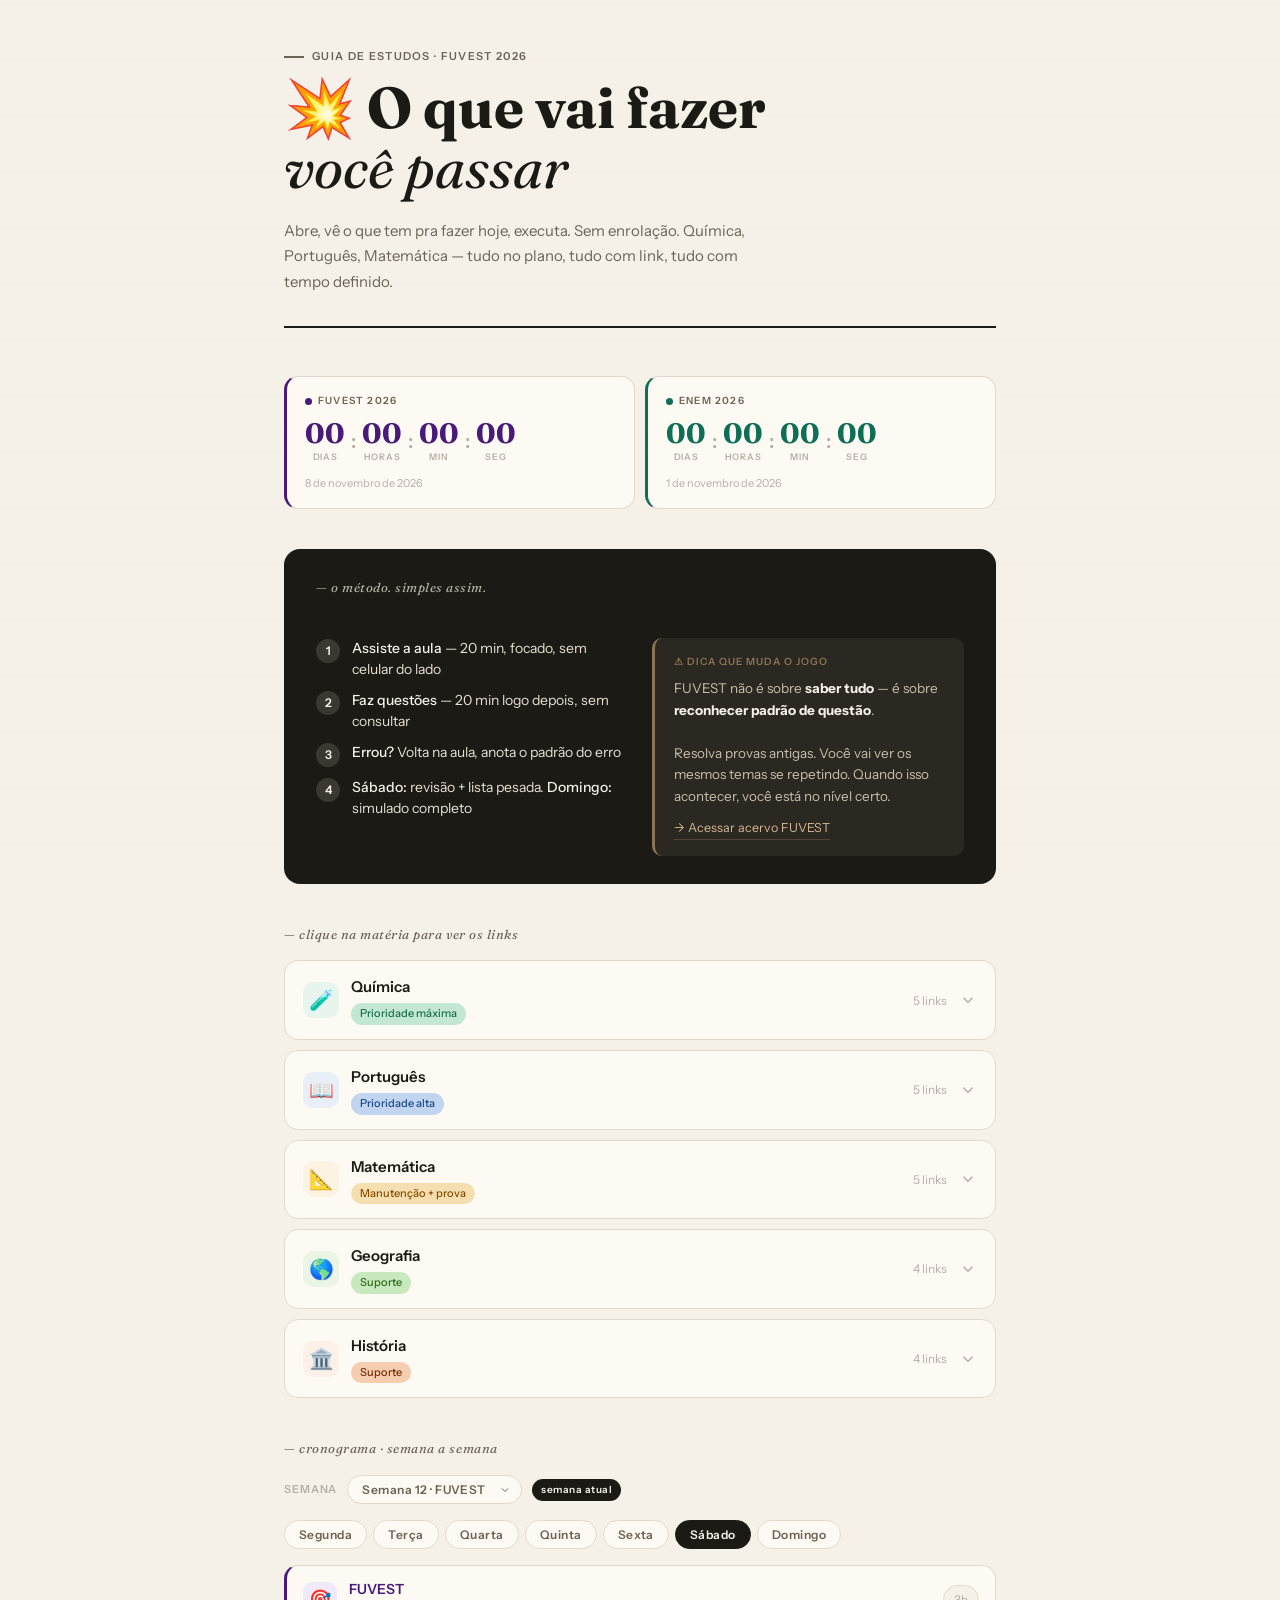
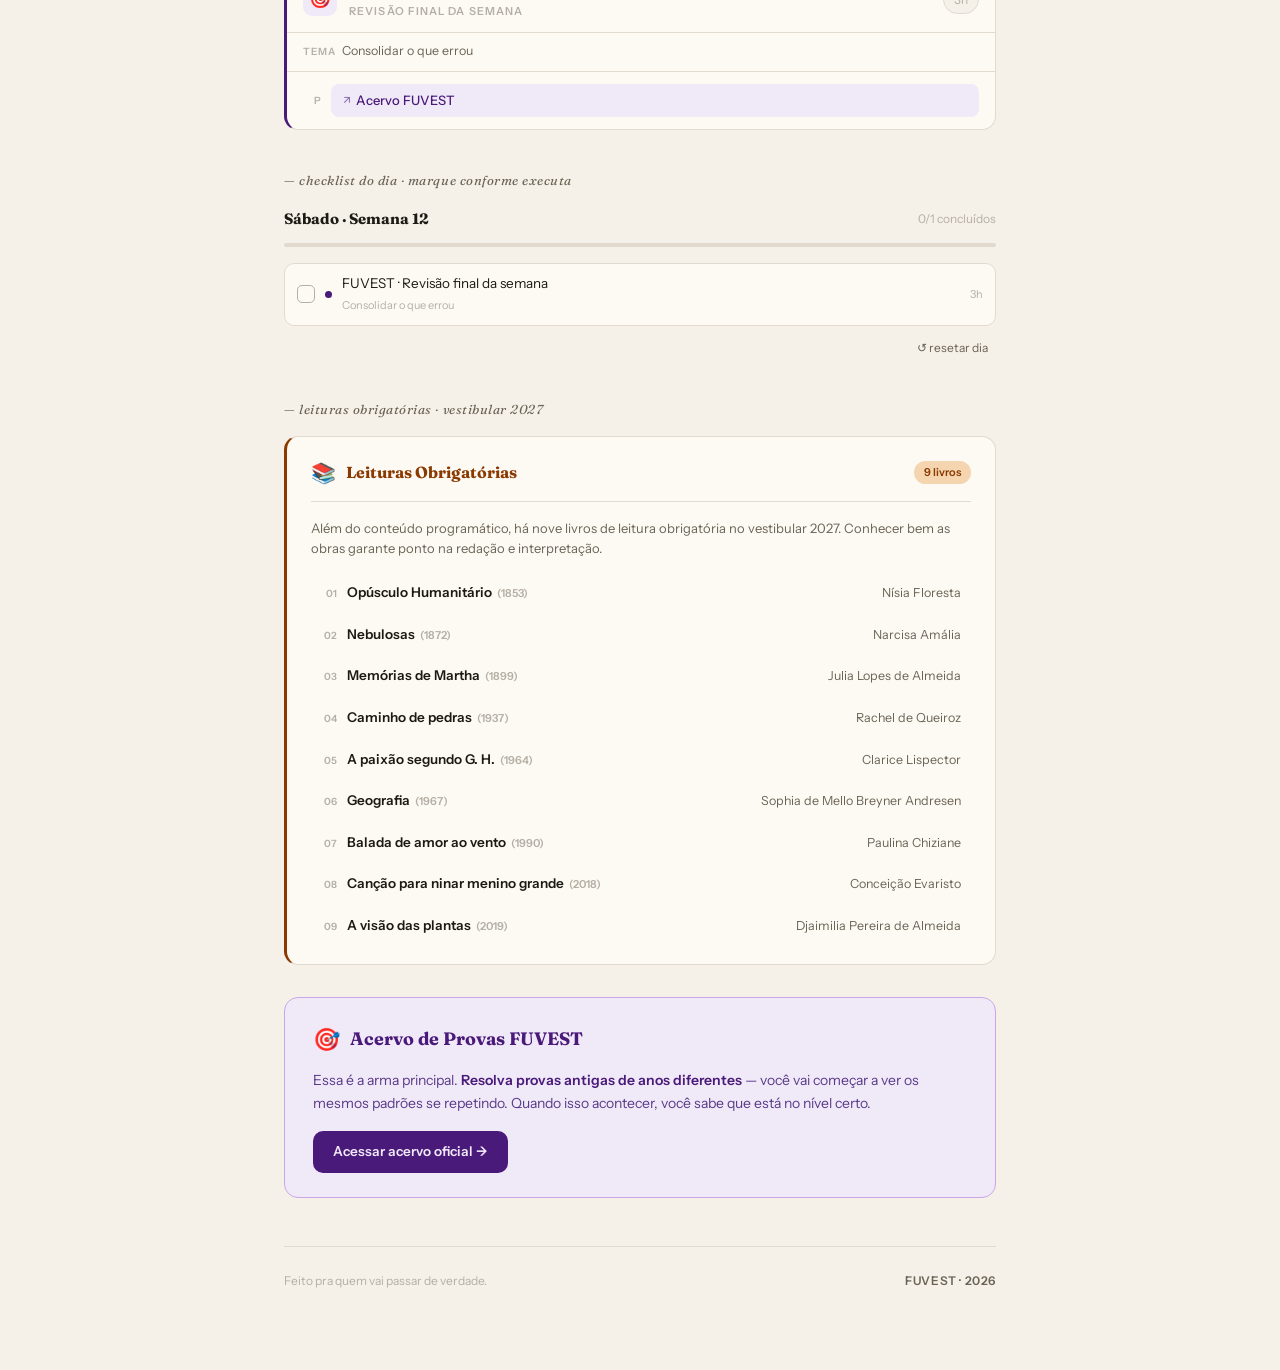
<file: index.html>
<!DOCTYPE html>
<html lang="pt-BR">
<head>
<meta charset="UTF-8">
<meta name="viewport" content="width=device-width, initial-scale=1.0">
<title>💥 O Que Vai Fazer Você Passar</title>
<link rel="preconnect" href="https://fonts.googleapis.com">
<link href="https://fonts.googleapis.com/css2?family=Fraunces:ital,wght@0,400;0,700;1,400&family=Instrument+Sans:wght@400;500;600&display=swap" rel="stylesheet">
<link rel="stylesheet" href="assets/css/style.css">
</head>
<body>
<div class="container">

  <!-- HERO -->
  <header class="hero">
    <p class="hero-eyebrow">Guia de estudos · FUVEST 2026</p>
    <h1 class="hero-title">💥 O que vai fazer<br><em>você passar</em></h1>
    <p class="hero-desc">Abre, vê o que tem pra fazer hoje, executa. Sem enrolação. Química, Português, Matemática — tudo no plano, tudo com link, tudo com tempo definido.</p>
  </header>

  <!-- COUNTDOWN -->
  <div class="countdown-row">
    <div class="countdown-card fuvest-cd">
      <div class="cd-label"><span class="cd-label-dot"></span> FUVEST 2026</div>
      <div class="cd-units">
        <div class="cd-unit"><span class="cd-num" id="fv-days">--</span><span class="cd-unit-label">dias</span></div>
        <span class="cd-sep">:</span>
        <div class="cd-unit"><span class="cd-num" id="fv-hours">--</span><span class="cd-unit-label">horas</span></div>
        <span class="cd-sep">:</span>
        <div class="cd-unit"><span class="cd-num" id="fv-mins">--</span><span class="cd-unit-label">min</span></div>
        <span class="cd-sep">:</span>
        <div class="cd-unit"><span class="cd-num" id="fv-secs">--</span><span class="cd-unit-label">seg</span></div>
      </div>
      <p class="cd-date">8 de novembro de 2026</p>
    </div>
    <div class="countdown-card enem-cd">
      <div class="cd-label"><span class="cd-label-dot"></span> ENEM 2026</div>
      <div class="cd-units">
        <div class="cd-unit"><span class="cd-num" id="en-days">--</span><span class="cd-unit-label">dias</span></div>
        <span class="cd-sep">:</span>
        <div class="cd-unit"><span class="cd-num" id="en-hours">--</span><span class="cd-unit-label">horas</span></div>
        <span class="cd-sep">:</span>
        <div class="cd-unit"><span class="cd-num" id="en-mins">--</span><span class="cd-unit-label">min</span></div>
        <span class="cd-sep">:</span>
        <div class="cd-unit"><span class="cd-num" id="en-secs">--</span><span class="cd-unit-label">seg</span></div>
      </div>
      <p class="cd-date">1 de novembro de 2026</p>
    </div>
  </div>

  <!-- COMO USAR -->
  <div class="como-usar">
    <p class="como-usar-title">— o método. simples assim.</p>
    <div class="steps">
      <div class="step"><div class="step-num">1</div><div class="step-text"><strong>Assiste a aula</strong> — 20 min, focado, sem celular do lado</div></div>
      <div class="step"><div class="step-num">2</div><div class="step-text"><strong>Faz questões</strong> — 20 min logo depois, sem consultar</div></div>
      <div class="step"><div class="step-num">3</div><div class="step-text"><strong>Errou?</strong> Volta na aula, anota o padrão do erro</div></div>
      <div class="step"><div class="step-num">4</div><div class="step-text"><strong>Sábado:</strong> revisão + lista pesada. <strong>Domingo:</strong> simulado completo</div></div>
    </div>
    <div class="dica-box">
      <p class="dica-label">⚠ dica que muda o jogo</p>
      <p class="dica-text">FUVEST não é sobre <strong>saber tudo</strong> — é sobre <strong>reconhecer padrão de questão</strong>.<br><br>Resolva provas antigas. Você vai ver os mesmos temas se repetindo. Quando isso acontecer, você está no nível certo.</p>
      <a class="dica-link" href="https://acervo.fuvest.br/" target="_blank">→ Acessar acervo FUVEST</a>
    </div>
  </div>

  <!-- MATÉRIAS -->
  <p class="materias-title">— clique na matéria para ver os links</p>
  <div class="materias-list">

    <div class="materia-card q" onclick="toggle(this)">
      <div class="materia-header">
        <div class="m-icon">🧪</div>
        <div class="m-info"><span class="m-name">Química</span><span class="m-badge">Prioridade máxima</span></div>
        <span class="m-count">5 links</span>
        <svg class="m-chevron" viewBox="0 0 24 24" fill="none" stroke="currentColor" stroke-width="2"><polyline points="6 9 12 15 18 9"/></svg>
      </div>
      <div class="materia-body">
        <div class="section-row">
          <div class="section-col">
            <p class="col-label">🎥 Videoaulas</p>
            <ul class="link-list">
              <li><a href="https://www.youtube.com/@quimicadomonstro/videos" target="_blank"><span class="arr">↗</span> Química do Monstro</a></li>
              <li><a href="https://www.youtube.com/@ProfessorMichel/videos" target="_blank"><span class="arr">↗</span> Professor Michel</a></li>
              <li><a href="https://www.youtube.com/@MeSalva/videos" target="_blank"><span class="arr">↗</span> Me Salva</a></li>
            </ul>
          </div>
          <div class="section-col">
            <p class="col-label">📝 Questões</p>
            <ul class="link-list">
              <li><a href="https://app.estuda.com/questoes_categorias/?onboarding=questoes" target="_blank"><span class="arr">↗</span> Estuda.com</a></li>
              <li><a href="https://www.qconcursos.com/questoes-de-vestibular/disciplinas/quimica" target="_blank"><span class="arr">↗</span> Qconcursos</a></li>
            </ul>
          </div>
        </div>
      </div>
    </div>

    <div class="materia-card p" onclick="toggle(this)">
      <div class="materia-header">
        <div class="m-icon">📖</div>
        <div class="m-info"><span class="m-name">Português</span><span class="m-badge">Prioridade alta</span></div>
        <span class="m-count">5 links</span>
        <svg class="m-chevron" viewBox="0 0 24 24" fill="none" stroke="currentColor" stroke-width="2"><polyline points="6 9 12 15 18 9"/></svg>
      </div>
      <div class="materia-body">
        <div class="section-row">
          <div class="section-col">
            <p class="col-label">🎥 Videoaulas</p>
            <ul class="link-list">
              <li><a href="https://www.youtube.com/@noslen/videos" target="_blank"><span class="arr">↗</span> Noslen</a></li>
              <li><a href="https://www.youtube.com/@portuguescomleticia/videos" target="_blank"><span class="arr">↗</span> Português c/ Letícia</a></li>
              <li><a href="https://www.youtube.com/@MeSalva/videos" target="_blank"><span class="arr">↗</span> Me Salva</a></li>
            </ul>
          </div>
          <div class="section-col">
            <p class="col-label">📝 Questões</p>
            <ul class="link-list">
              <li><a href="https://app.estuda.com/questoes_categorias/?onboarding=questoes" target="_blank"><span class="arr">↗</span> Estuda.com</a></li>
              <li><a href="https://www.qconcursos.com/questoes-de-vestibular/disciplinas/letras-portugues" target="_blank"><span class="arr">↗</span> Qconcursos</a></li>
            </ul>
          </div>
        </div>
      </div>
    </div>

    <div class="materia-card m" onclick="toggle(this)">
      <div class="materia-header">
        <div class="m-icon">📐</div>
        <div class="m-info"><span class="m-name">Matemática</span><span class="m-badge">Manutenção + prova</span></div>
        <span class="m-count">5 links</span>
        <svg class="m-chevron" viewBox="0 0 24 24" fill="none" stroke="currentColor" stroke-width="2"><polyline points="6 9 12 15 18 9"/></svg>
      </div>
      <div class="materia-body">
        <div class="section-row">
          <div class="section-col">
            <p class="col-label">🎥 Videoaulas</p>
            <ul class="link-list">
              <li><a href="https://www.youtube.com/@professorferretto/videos" target="_blank"><span class="arr">↗</span> Professor Ferretto</a></li>
              <li><a href="https://www.youtube.com/@matematicaemexercicios/videos" target="_blank"><span class="arr">↗</span> Matemática em Exercícios</a></li>
              <li><a href="https://www.youtube.com/@MeSalva/videos" target="_blank"><span class="arr">↗</span> Me Salva</a></li>
            </ul>
          </div>
          <div class="section-col">
            <p class="col-label">📝 Questões</p>
            <ul class="link-list">
              <li><a href="https://app.estuda.com/questoes_categorias/?onboarding=questoes" target="_blank"><span class="arr">↗</span> Estuda.com</a></li>
              <li><a href="https://www.qconcursos.com/questoes-de-vestibular/disciplinas/matematica" target="_blank"><span class="arr">↗</span> Qconcursos</a></li>
            </ul>
          </div>
        </div>
      </div>
    </div>

    <div class="materia-card g" onclick="toggle(this)">
      <div class="materia-header">
        <div class="m-icon">🌎</div>
        <div class="m-info"><span class="m-name">Geografia</span><span class="m-badge">Suporte</span></div>
        <span class="m-count">4 links</span>
        <svg class="m-chevron" viewBox="0 0 24 24" fill="none" stroke="currentColor" stroke-width="2"><polyline points="6 9 12 15 18 9"/></svg>
      </div>
      <div class="materia-body">
        <div class="section-row">
          <div class="section-col">
            <p class="col-label">🎥 Videoaulas</p>
            <ul class="link-list">
              <li><a href="https://www.youtube.com/@geobrasil/videos" target="_blank"><span class="arr">↗</span> Geo Brasil</a></li>
              <li><a href="https://www.youtube.com/@parabolica/videos" target="_blank"><span class="arr">↗</span> Parabólica</a></li>
            </ul>
          </div>
          <div class="section-col">
            <p class="col-label">📝 Questões</p>
            <ul class="link-list">
              <li><a href="https://app.estuda.com/questoes_categorias/?onboarding=questoes" target="_blank"><span class="arr">↗</span> Estuda.com</a></li>
              <li><a href="https://www.qconcursos.com/questoes-de-vestibular/disciplinas/geografia" target="_blank"><span class="arr">↗</span> Qconcursos</a></li>
            </ul>
          </div>
        </div>
      </div>
    </div>

    <div class="materia-card h" onclick="toggle(this)">
      <div class="materia-header">
        <div class="m-icon">🏛️</div>
        <div class="m-info"><span class="m-name">História</span><span class="m-badge">Suporte</span></div>
        <span class="m-count">4 links</span>
        <svg class="m-chevron" viewBox="0 0 24 24" fill="none" stroke="currentColor" stroke-width="2"><polyline points="6 9 12 15 18 9"/></svg>
      </div>
      <div class="materia-body">
        <div class="section-row">
          <div class="section-col">
            <p class="col-label">🎥 Videoaulas</p>
            <ul class="link-list">
              <li><a href="https://www.youtube.com/@parabolica/videos" target="_blank"><span class="arr">↗</span> Parabólica</a></li>
              <li><a href="https://www.youtube.com/@SeLigaNessaHistoria/videos" target="_blank"><span class="arr">↗</span> Se Liga Nessa História</a></li>
            </ul>
          </div>
          <div class="section-col">
            <p class="col-label">📝 Questões</p>
            <ul class="link-list">
              <li><a href="https://app.estuda.com/questoes_categorias/?onboarding=questoes" target="_blank"><span class="arr">↗</span> Estuda.com</a></li>
              <li><a href="https://www.qconcursos.com/questoes-de-vestibular/disciplinas/historia" target="_blank"><span class="arr">↗</span> Qconcursos</a></li>
            </ul>
          </div>
        </div>
      </div>
    </div>

  </div>

  <!-- CRONOGRAMA -->
  <div class="cronograma-section">
    <p class="cronograma-title">— cronograma · semana a semana</p>
    <div class="semana-nav">
      <span class="semana-label">Semana</span>
      <select class="semana-select" id="semanaSelect" onchange="renderSemana(this.value)"></select>
      <span class="semana-atual-badge" id="semanaAtualBadge" style="display:none">semana atual</span>
    </div>
    <div class="cronograma-tabs" id="cronoTabs"></div>
    <div id="cronoDays"></div>
  </div>

  <!-- CHECKLIST -->
  <div class="checklist-section">
    <p class="checklist-section-title">— checklist do dia · marque conforme executa</p>
    <div id="checklistContainer"></div>
    <div style="display:flex;justify-content:flex-end;margin-top:10px">
      <button class="reset-btn" onclick="resetChecklist()">↺ resetar dia</button>
    </div>
  </div>

  <!-- LEITURAS -->
  <div class="leituras-section">
    <p class="leituras-title">— leituras obrigatórias · vestibular 2027</p>
    <div class="leituras-card">
      <div class="leituras-header">
        <span class="leituras-icon">📚</span>
        <h2 class="leituras-heading">Leituras Obrigatórias</h2>
        <span class="leituras-badge">9 livros</span>
      </div>
      <p class="leituras-desc">Além do conteúdo programático, há nove livros de leitura obrigatória no vestibular 2027. Conhecer bem as obras garante ponto na redação e interpretação.</p>
      <ul class="livro-list" id="livroList"></ul>
    </div>
  </div>

  <!-- FUVEST BANNER -->
  <div class="fuvest-banner">
    <div class="fuvest-header">
      <span class="fuvest-icon">🎯</span>
      <h2 class="fuvest-title">Acervo de Provas FUVEST</h2>
    </div>
    <p class="fuvest-desc">Essa é a arma principal. <strong>Resolva provas antigas de anos diferentes</strong> — você vai começar a ver os mesmos padrões se repetindo. Quando isso acontecer, você sabe que está no nível certo.</p>
    <a class="fuvest-cta" href="https://acervo.fuvest.br/" target="_blank">Acessar acervo oficial →</a>
  </div>

  <!-- FOOTER -->
  <div class="footer">
    <span class="footer-text">Feito pra quem vai passar de verdade.</span>
    <span class="footer-tag">FUVEST · 2026</span>
  </div>

</div>

<script src="data/schedule.js"></script>
<script src="assets/js/countdown.js"></script>
<script src="assets/js/checklist.js"></script>
<script src="assets/js/cronograma.js"></script>
</body>
</html>
</file>
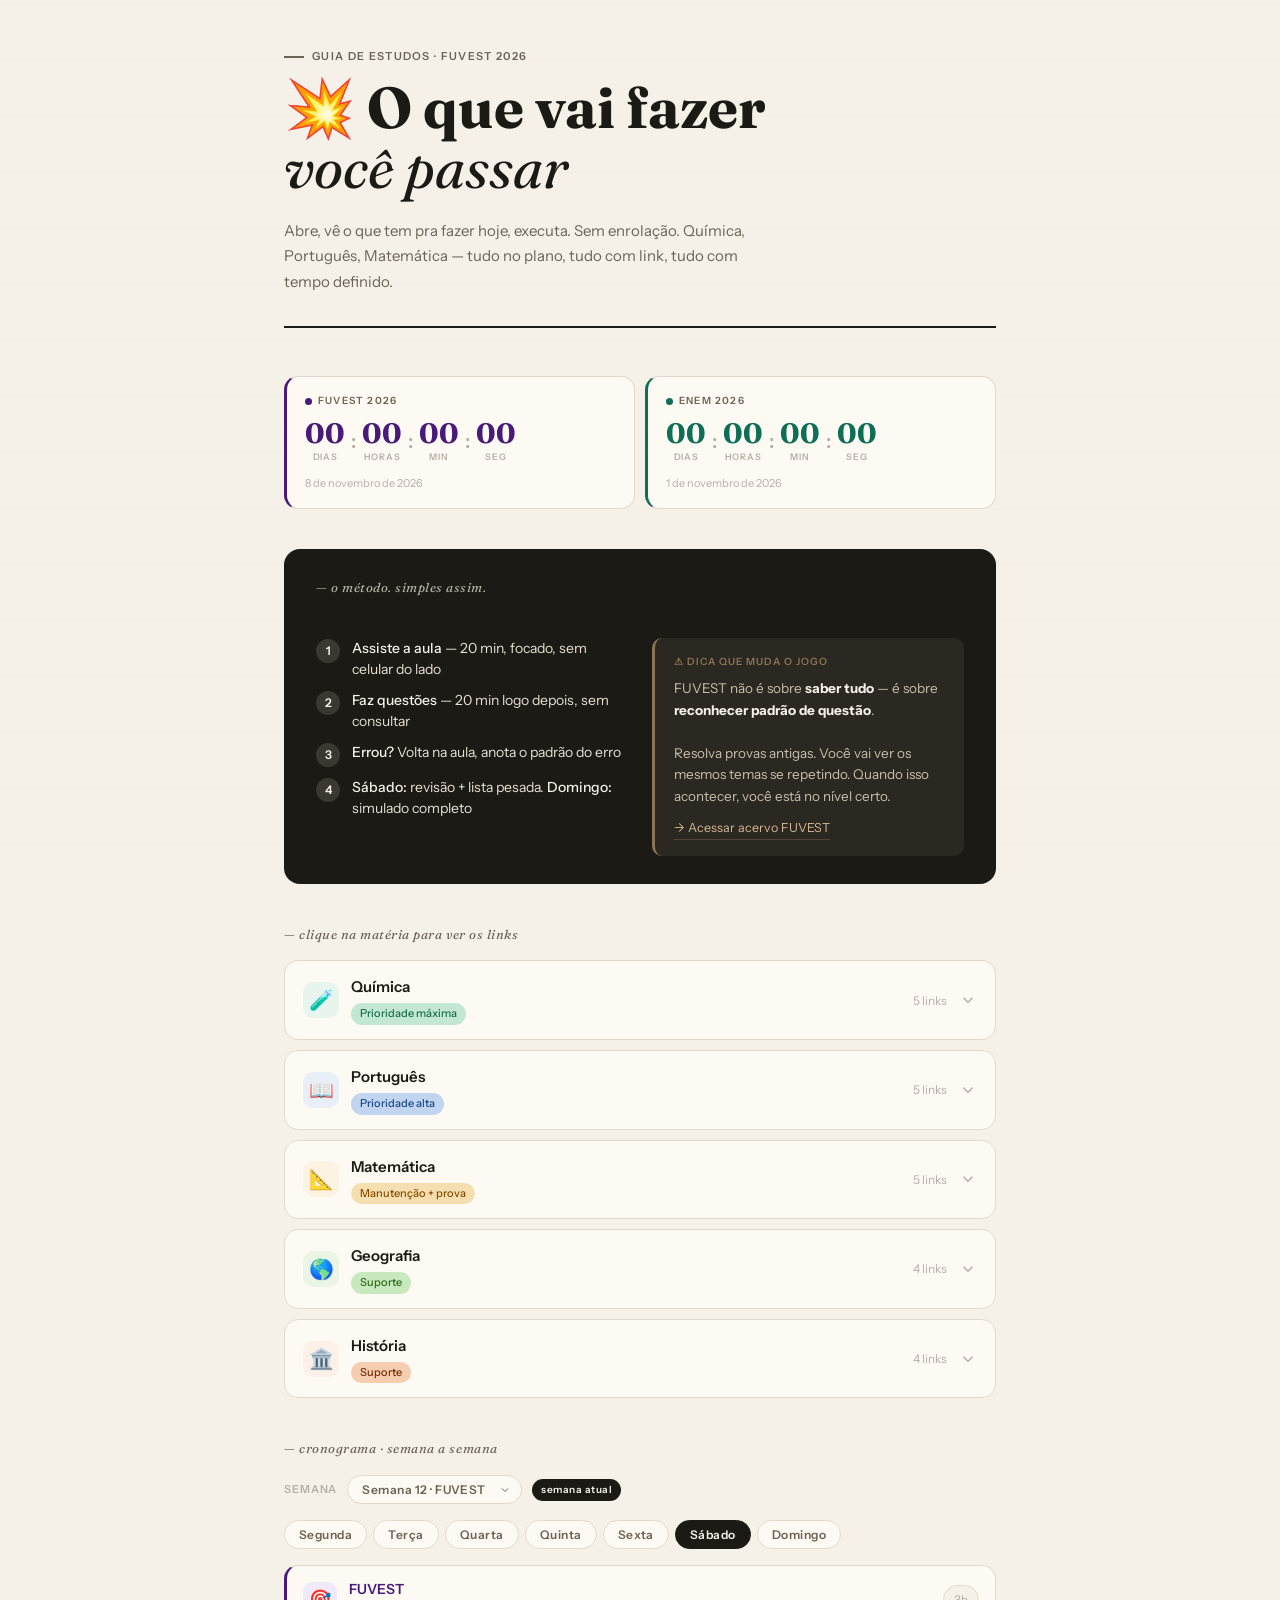
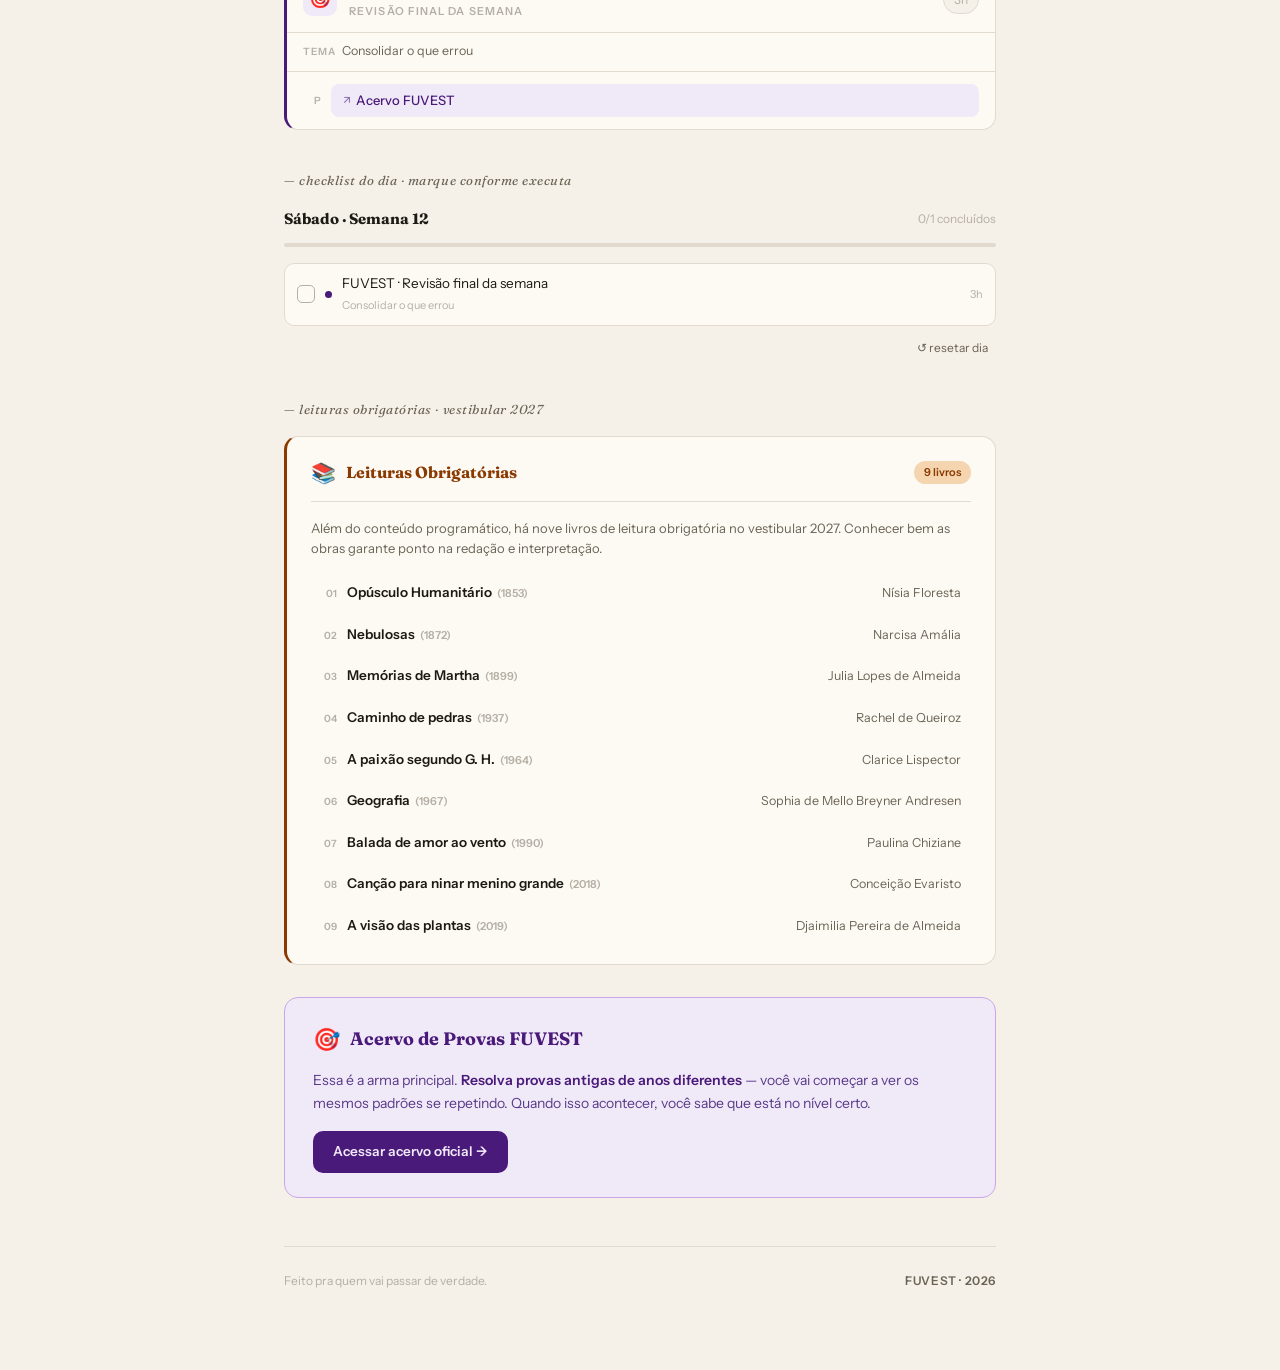
<file: Demo.html>
<!DOCTYPE html>
<html lang="pt-BR">
<head>
<meta charset="UTF-8">
<meta name="viewport" content="width=device-width, initial-scale=1.0">
<title>💥 O Que Vai Fazer Você Passar</title>
<link rel="preconnect" href="https://fonts.googleapis.com">
<link href="https://fonts.googleapis.com/css2?family=Fraunces:ital,wght@0,400;0,700;1,400&family=Instrument+Sans:wght@400;500;600&display=swap" rel="stylesheet">
<style>
*, *::before, *::after { box-sizing: border-box; margin: 0; padding: 0; }

:root {
  --cream: #F5F0E8;
  --ink: #1C1A14;
  --ink-muted: #6B6456;
  --ink-faint: #B5AFA5;
  --paper: #FDFAF4;
  --rule: #E2DACE;
  --quimica: #1D6E4E; --quimica-bg: #E8F5EE; --quimica-pill: #C2E8D4;
  --portugues: #1A4A8A; --portugues-bg: #E8EFF9; --portugues-pill: #C2D5F0;
  --matematica: #8A4D00; --matematica-bg: #FDF3E3; --matematica-pill: #F5DFB0;
  --geo: #2D6B1A; --geo-bg: #EBF5E6; --geo-pill: #C8E8BE;
  --historia: #7A2D00; --historia-bg: #FDF0E8; --historia-pill: #F5CDB0;
  --fuvest: #4A1A7A; --fuvest-bg: #F0EAF8;
  --leitura: #8A3A00; --leitura-bg: #FDF3E8; --leitura-pill: #F5D5B0;
}

html { font-size: 16px; }
body { background: var(--cream); color: var(--ink); font-family: 'Instrument Sans', sans-serif; min-height: 100vh; line-height: 1.6; }
body::before { content: ''; position: fixed; inset: 0; background-image: repeating-linear-gradient(0deg, transparent, transparent 27px, #D8D2C822 28px); pointer-events: none; z-index: 0; }
.container { max-width: 760px; margin: 0 auto; padding: 3rem 1.5rem 5rem; position: relative; z-index: 1; }
@keyframes fadeUp { from { opacity: 0; transform: translateY(12px); } to { opacity: 1; transform: translateY(0); } }

/* HERO */
.hero { margin-bottom: 3rem; padding-bottom: 2rem; border-bottom: 2px solid var(--ink); animation: fadeUp 0.5s ease both; }
.hero-eyebrow { font-size: 11px; font-weight: 600; letter-spacing: 0.12em; text-transform: uppercase; color: var(--ink-muted); margin-bottom: 0.75rem; display: flex; align-items: center; gap: 8px; }
.hero-eyebrow::before { content: ''; display: inline-block; width: 20px; height: 2px; background: var(--ink-muted); }
.hero-title { font-family: 'Fraunces', serif; font-size: clamp(2.2rem, 6vw, 3.6rem); font-weight: 700; line-height: 1.05; color: var(--ink); margin-bottom: 1.2rem; }
.hero-title em { font-style: italic; font-weight: 400; }
.hero-desc { font-size: 15px; color: var(--ink-muted); max-width: 500px; line-height: 1.7; }

/* COUNTDOWN */
.countdown-row { display: grid; grid-template-columns: 1fr 1fr; gap: 10px; margin-bottom: 2.5rem; }
@media (max-width: 480px) { .countdown-row { grid-template-columns: 1fr; } }
.countdown-card { background: var(--paper); border: 1px solid var(--rule); border-radius: 14px; padding: 16px 18px; }
.countdown-card.fuvest-cd { border-left: 3px solid var(--fuvest); }
.countdown-card.enem-cd { border-left: 3px solid #0F6E56; }
.cd-label { font-size: 10px; font-weight: 600; letter-spacing: 0.12em; text-transform: uppercase; color: var(--ink-muted); margin-bottom: 10px; display: flex; align-items: center; gap: 6px; }
.cd-label-dot { width: 7px; height: 7px; border-radius: 50%; }
.fuvest-cd .cd-label-dot { background: var(--fuvest); }
.enem-cd .cd-label-dot { background: #0F6E56; }
.cd-units { display: flex; gap: 6px; align-items: flex-end; }
.cd-unit { text-align: center; }
.cd-num { font-family: 'Fraunces', serif; font-size: 28px; font-weight: 700; line-height: 1; display: block; min-width: 36px; }
.fuvest-cd .cd-num { color: var(--fuvest); }
.enem-cd .cd-num { color: #0F6E56; }
.cd-unit-label { font-size: 9px; font-weight: 600; letter-spacing: 0.08em; text-transform: uppercase; color: var(--ink-faint); display: block; margin-top: 3px; }
.cd-sep { font-family: 'Fraunces', serif; font-size: 22px; color: var(--ink-faint); line-height: 1; padding-bottom: 14px; }
.cd-date { font-size: 11px; color: var(--ink-faint); margin-top: 10px; }

/* COMO USAR */
.como-usar { background: var(--ink); color: var(--cream); border-radius: 16px; padding: 1.75rem 2rem; margin-bottom: 2.5rem; display: grid; grid-template-columns: 1fr 1fr; gap: 1.5rem; animation: fadeUp 0.5s 0.1s ease both; }
@media (max-width: 540px) { .como-usar { grid-template-columns: 1fr; } }
.como-usar-title { font-family: 'Fraunces', serif; font-size: 13px; font-weight: 400; font-style: italic; color: #B5AFA5; margin-bottom: 1rem; letter-spacing: 0.04em; grid-column: 1 / -1; }
.steps { display: flex; flex-direction: column; gap: 10px; }
.step { display: flex; align-items: flex-start; gap: 12px; }
.step-num { width: 24px; height: 24px; border-radius: 50%; background: #3A3830; color: #F5F0E8; font-size: 12px; font-weight: 600; display: flex; align-items: center; justify-content: center; flex-shrink: 0; margin-top: 1px; }
.step-text { font-size: 14px; color: #E8E0D4; line-height: 1.5; }
.step-text strong { color: #F5F0E8; font-weight: 500; }
.dica-box { background: #2A2820; border-radius: 10px; padding: 1rem 1.2rem; border-left: 3px solid #8B7355; }
.dica-label { font-size: 10px; font-weight: 600; letter-spacing: 0.1em; text-transform: uppercase; color: #8B7355; margin-bottom: 8px; }
.dica-text { font-size: 13.5px; color: #C8BFB0; line-height: 1.6; }
.dica-text strong { color: #F5F0E8; }
.dica-link { display: inline-flex; align-items: center; gap: 4px; margin-top: 10px; font-size: 12.5px; color: #D4B896; text-decoration: none; border-bottom: 1px solid #8B735566; padding-bottom: 1px; transition: color 0.15s; }
.dica-link:hover { color: #F5F0E8; }

/* MATÉRIAS */
.materias-title { font-family: 'Fraunces', serif; font-size: 13px; font-style: italic; color: var(--ink-muted); margin-bottom: 1rem; letter-spacing: 0.04em; }
.materia-card { background: var(--paper); border: 1px solid var(--rule); border-radius: 14px; margin-bottom: 10px; overflow: hidden; transition: box-shadow 0.2s; }
.materia-card:hover { box-shadow: 0 2px 16px rgba(28,26,20,0.07); }
.materia-card:nth-child(1) { animation: fadeUp 0.5s 0.15s ease both; }
.materia-card:nth-child(2) { animation: fadeUp 0.5s 0.20s ease both; }
.materia-card:nth-child(3) { animation: fadeUp 0.5s 0.25s ease both; }
.materia-card:nth-child(4) { animation: fadeUp 0.5s 0.30s ease both; }
.materia-card:nth-child(5) { animation: fadeUp 0.5s 0.35s ease both; }
.materia-header { display: flex; align-items: center; gap: 12px; padding: 14px 18px; cursor: pointer; user-select: none; transition: background 0.15s; }
.materia-header:hover { background: var(--cream); }
.m-icon { font-size: 20px; width: 36px; height: 36px; border-radius: 10px; display: flex; align-items: center; justify-content: center; flex-shrink: 0; }
.m-info { flex: 1; }
.m-name { font-weight: 600; font-size: 15px; color: var(--ink); display: block; }
.m-badge { display: inline-block; font-size: 11px; font-weight: 500; padding: 2px 9px; border-radius: 20px; margin-top: 3px; }
.m-count { font-size: 12px; color: var(--ink-faint); white-space: nowrap; }
.m-chevron { width: 18px; height: 18px; color: var(--ink-faint); transition: transform 0.25s ease; flex-shrink: 0; }
.materia-card.open .m-chevron { transform: rotate(180deg); }
.materia-body { display: none; padding: 0 18px 16px; border-top: 1px solid var(--rule); }
.materia-card.open .materia-body { display: block; }
.section-row { display: grid; grid-template-columns: 1fr 1fr; gap: 1rem; padding-top: 14px; }
@media (max-width: 500px) { .section-row { grid-template-columns: 1fr; } }
.col-label { font-size: 10.5px; font-weight: 600; text-transform: uppercase; letter-spacing: 0.1em; color: var(--ink-faint); margin-bottom: 8px; }
.link-list { list-style: none; display: flex; flex-direction: column; gap: 5px; }
.link-list a { display: inline-flex; align-items: center; gap: 5px; font-size: 13px; font-weight: 500; text-decoration: none; padding: 5px 11px; border-radius: 8px; transition: all 0.15s; border: 1px solid transparent; }
.link-list a:hover { border-color: currentColor; opacity: 0.8; }
.link-list a .arr { font-size: 11px; opacity: 0.6; }
.q .m-icon { background: var(--quimica-bg); } .q .m-badge { background: var(--quimica-pill); color: var(--quimica); } .q .link-list a { color: var(--quimica); background: var(--quimica-bg); }
.p .m-icon { background: var(--portugues-bg); } .p .m-badge { background: var(--portugues-pill); color: var(--portugues); } .p .link-list a { color: var(--portugues); background: var(--portugues-bg); }
.m .m-icon { background: var(--matematica-bg); } .m .m-badge { background: var(--matematica-pill); color: var(--matematica); } .m .link-list a { color: var(--matematica); background: var(--matematica-bg); }
.g .m-icon { background: var(--geo-bg); } .g .m-badge { background: var(--geo-pill); color: var(--geo); } .g .link-list a { color: var(--geo); background: var(--geo-bg); }
.h .m-icon { background: var(--historia-bg); } .h .m-badge { background: var(--historia-pill); color: var(--historia); } .h .link-list a { color: var(--historia); background: var(--historia-bg); }

/* CRONOGRAMA */
.cronograma-section { margin-top: 2.5rem; margin-bottom: 2rem; }
.cronograma-title { font-family: 'Fraunces', serif; font-size: 13px; font-style: italic; color: var(--ink-muted); margin-bottom: 1rem; letter-spacing: 0.04em; }
.semana-nav { display: flex; align-items: center; gap: 10px; margin-bottom: 1rem; flex-wrap: wrap; }
.semana-label { font-size: 11px; font-weight: 600; color: var(--ink-faint); letter-spacing: 0.08em; text-transform: uppercase; }
.semana-select { font-family: 'Instrument Sans', sans-serif; font-size: 12px; font-weight: 600; padding: 6px 30px 6px 14px; border-radius: 20px; border: 1.5px solid var(--rule); background: var(--paper); color: var(--ink-muted); cursor: pointer; transition: all 0.15s; letter-spacing: 0.04em; appearance: none; -webkit-appearance: none; background-image: url("data:image/svg+xml,%3Csvg xmlns='http://www.w3.org/2000/svg' width='12' height='12' viewBox='0 0 24 24' fill='none' stroke='%236B6456' stroke-width='2'%3E%3Cpolyline points='6 9 12 15 18 9'/%3E%3C/svg%3E"); background-repeat: no-repeat; background-position: right 10px center; background-color: var(--paper); }
.semana-select:focus { outline: none; border-color: var(--ink); color: var(--ink); }
.semana-atual-badge { font-size: 10px; font-weight: 600; background: var(--ink); color: var(--cream); padding: 3px 9px; border-radius: 20px; letter-spacing: 0.05em; }
.cronograma-tabs { display: flex; gap: 6px; margin-bottom: 1rem; flex-wrap: wrap; }
.crono-tab { font-family: 'Instrument Sans', sans-serif; font-size: 12px; font-weight: 600; padding: 6px 14px; border-radius: 20px; border: 1.5px solid var(--rule); background: var(--paper); color: var(--ink-muted); cursor: pointer; transition: all 0.15s; letter-spacing: 0.04em; }
.crono-tab:hover { border-color: var(--ink-muted); color: var(--ink); }
.crono-tab.active { background: var(--ink); color: var(--cream); border-color: var(--ink); }
.crono-day { display: none; }
.crono-day.active { display: flex; flex-direction: column; gap: 10px; }
.crono-slot { background: var(--paper); border: 1px solid var(--rule); border-radius: 14px; overflow: hidden; }
.crono-slot-header { display: flex; align-items: center; gap: 12px; padding: 12px 16px; border-bottom: 1px solid var(--rule); }
.crono-slot-icon { font-size: 18px; width: 34px; height: 34px; border-radius: 9px; display: flex; align-items: center; justify-content: center; flex-shrink: 0; }
.crono-slot-info { flex: 1; }
.crono-slot-materia { font-size: 14px; font-weight: 600; display: block; }
.crono-slot-tipo { font-size: 11px; font-weight: 600; text-transform: uppercase; letter-spacing: 0.1em; color: var(--ink-faint); margin-top: 2px; display: block; }
.crono-slot-tempo { font-size: 12px; color: var(--ink-faint); white-space: nowrap; background: var(--cream); border: 1px solid var(--rule); padding: 4px 10px; border-radius: 20px; }
.crono-tema { font-size: 12.5px; color: var(--ink-muted); padding: 8px 16px 10px; border-bottom: 1px solid var(--rule); display: flex; gap: 6px; align-items: baseline; }
.crono-tema-label { font-size: 10px; font-weight: 600; text-transform: uppercase; letter-spacing: 0.1em; color: var(--ink-faint); white-space: nowrap; }
.crono-slot-body { padding: 12px 16px; display: flex; flex-direction: column; gap: 7px; }
.crono-aula-item { display: flex; align-items: center; gap: 10px; }
.crono-aula-num { font-size: 10px; font-weight: 600; color: var(--ink-faint); width: 18px; text-align: right; flex-shrink: 0; }
.crono-aula-link { display: inline-flex; align-items: center; gap: 5px; font-size: 13px; font-weight: 500; text-decoration: none; padding: 5px 11px; border-radius: 8px; border: 1px solid transparent; transition: all 0.15s; flex: 1; }
.crono-aula-link:hover { border-color: currentColor; opacity: 0.8; }
.crono-aula-link.placeholder { opacity: 0.45; cursor: default; font-style: italic; }
.crono-aula-link.placeholder:hover { border-color: transparent; opacity: 0.45; }
.crono-aula-link .arr { font-size: 11px; opacity: 0.6; }
.crono-slot.sq .crono-slot-icon { background: var(--quimica-bg); } .crono-slot.sq .crono-aula-link { color: var(--quimica); background: var(--quimica-bg); } .crono-slot.sq .crono-slot-materia { color: var(--quimica); }
.crono-slot.sp .crono-slot-icon { background: var(--portugues-bg); } .crono-slot.sp .crono-aula-link { color: var(--portugues); background: var(--portugues-bg); } .crono-slot.sp .crono-slot-materia { color: var(--portugues); }
.crono-slot.sm .crono-slot-icon { background: var(--matematica-bg); } .crono-slot.sm .crono-aula-link { color: var(--matematica); background: var(--matematica-bg); } .crono-slot.sm .crono-slot-materia { color: var(--matematica); }
.crono-slot.sg .crono-slot-icon { background: var(--geo-bg); } .crono-slot.sg .crono-aula-link { color: var(--geo); background: var(--geo-bg); } .crono-slot.sg .crono-slot-materia { color: var(--geo); }
.crono-slot.sh .crono-slot-icon { background: var(--historia-bg); } .crono-slot.sh .crono-aula-link { color: var(--historia); background: var(--historia-bg); } .crono-slot.sh .crono-slot-materia { color: var(--historia); }
.crono-slot.sr { border-left: 3px solid var(--fuvest); } .crono-slot.sr .crono-slot-icon { background: var(--fuvest-bg); } .crono-slot.sr .crono-aula-link { color: var(--fuvest); background: var(--fuvest-bg); } .crono-slot.sr .crono-slot-materia { color: var(--fuvest); }

/* CHECKLIST */
.checklist-section { margin-top: 2.5rem; margin-bottom: 2rem; }
.checklist-section-title { font-family: 'Fraunces', serif; font-size: 13px; font-style: italic; color: var(--ink-muted); margin-bottom: 1rem; letter-spacing: 0.04em; }
.checklist-day-header { display: flex; align-items: center; justify-content: space-between; margin-bottom: 0.75rem; }
.checklist-day-title { font-family: 'Fraunces', serif; font-size: 16px; font-weight: 700; color: var(--ink); }
.checklist-count { font-size: 12px; color: var(--ink-faint); }
.checklist-progress-bar { height: 4px; background: var(--rule); border-radius: 4px; margin-bottom: 1rem; overflow: hidden; }
.checklist-progress-fill { height: 100%; background: var(--ink); border-radius: 4px; transition: width 0.3s ease; }
.checklist-list { display: flex; flex-direction: column; gap: 6px; }
.cl-item { display: flex; align-items: center; gap: 10px; padding: 9px 12px; background: var(--paper); border: 1px solid var(--rule); border-radius: 10px; cursor: pointer; user-select: none; transition: all 0.15s; }
.cl-item:hover { background: var(--cream); }
.cl-item.done { opacity: 0.5; }
.cl-check { width: 18px; height: 18px; border-radius: 5px; border: 1.5px solid var(--ink-faint); flex-shrink: 0; display: flex; align-items: center; justify-content: center; transition: all 0.15s; background: transparent; }
.cl-item.done .cl-check { background: var(--ink); border-color: var(--ink); }
.cl-check-svg { width: 10px; height: 10px; display: none; }
.cl-item.done .cl-check-svg { display: block; }
.cl-item.done .cl-label { text-decoration: line-through; color: var(--ink-faint); }
.cl-dot { width: 7px; height: 7px; border-radius: 50%; flex-shrink: 0; }
.cl-dot.q { background: var(--quimica); } .cl-dot.p { background: var(--portugues); } .cl-dot.m { background: var(--matematica); } .cl-dot.g { background: var(--geo); } .cl-dot.h { background: var(--historia); } .cl-dot.r { background: var(--fuvest); }
.cl-label { font-size: 13.5px; color: var(--ink); flex: 1; }
.cl-tempo { font-size: 11px; color: var(--ink-faint); white-space: nowrap; }
.reset-btn { font-size: 12px; color: var(--ink-muted); background: none; border: none; cursor: pointer; padding: 4px 8px; border-radius: 6px; transition: background 0.15s; font-family: 'Instrument Sans', sans-serif; }
.reset-btn:hover { background: var(--rule); }

/* LEITURAS */
.leituras-section { margin-top: 2.5rem; margin-bottom: 2rem; }
.leituras-title { font-family: 'Fraunces', serif; font-size: 13px; font-style: italic; color: var(--ink-muted); margin-bottom: 1rem; letter-spacing: 0.04em; }
.leituras-card { background: var(--paper); border: 1px solid var(--rule); border-left: 3px solid var(--leitura); border-radius: 14px; padding: 1.25rem 1.5rem; }
.leituras-header { display: flex; align-items: center; gap: 10px; margin-bottom: 1rem; padding-bottom: 0.75rem; border-bottom: 1px solid var(--rule); }
.leituras-icon { font-size: 20px; }
.leituras-heading { font-family: 'Fraunces', serif; font-size: 16px; font-weight: 700; color: var(--leitura); }
.leituras-badge { margin-left: auto; font-size: 11px; font-weight: 600; padding: 3px 10px; border-radius: 20px; background: var(--leitura-pill); color: var(--leitura); }
.leituras-desc { font-size: 13px; color: var(--ink-muted); margin-bottom: 1rem; line-height: 1.6; }
.livro-list { list-style: none; display: flex; flex-direction: column; gap: 6px; }
.livro-item { display: flex; align-items: baseline; gap: 10px; padding: 7px 10px; border-radius: 9px; transition: background 0.15s; }
.livro-item:hover { background: var(--leitura-bg); }
.livro-num { font-size: 10px; font-weight: 600; color: var(--ink-faint); width: 16px; text-align: right; flex-shrink: 0; }
.livro-titulo { font-size: 13.5px; font-weight: 600; color: var(--ink); }
.livro-ano { font-size: 11px; color: var(--ink-faint); margin-left: 2px; }
.livro-autor { font-size: 12.5px; color: var(--ink-muted); margin-left: auto; white-space: nowrap; }
@media (max-width: 560px) { .livro-autor { display: none; } }

/* FUVEST BANNER */
.fuvest-banner { margin-top: 2rem; background: var(--fuvest-bg); border: 1px solid #C8A8E8; border-radius: 14px; padding: 1.5rem 1.75rem; animation: fadeUp 0.5s 0.4s ease both; }
.fuvest-header { display: flex; align-items: center; gap: 10px; margin-bottom: 0.75rem; }
.fuvest-icon { font-size: 22px; }
.fuvest-title { font-family: 'Fraunces', serif; font-size: 18px; font-weight: 700; color: var(--fuvest); }
.fuvest-desc { font-size: 14px; color: #5A3A8A; line-height: 1.65; margin-bottom: 1rem; }
.fuvest-desc strong { color: var(--fuvest); font-weight: 600; }
.fuvest-cta { display: inline-flex; align-items: center; gap: 7px; background: var(--fuvest); color: #F0EAF8; font-size: 13.5px; font-weight: 600; padding: 10px 20px; border-radius: 10px; text-decoration: none; transition: opacity 0.15s; }
.fuvest-cta:hover { opacity: 0.85; }

/* FOOTER */
.footer { margin-top: 3rem; padding-top: 1.5rem; border-top: 1px solid var(--rule); display: flex; align-items: center; justify-content: space-between; flex-wrap: wrap; gap: 8px; }
.footer-text { font-size: 12px; color: var(--ink-faint); }
.footer-tag { font-size: 12px; font-weight: 600; color: var(--ink-muted); letter-spacing: 0.05em; }
</style>
</head>
<body>
<div class="container">

  <!-- HERO -->
  <header class="hero">
    <p class="hero-eyebrow">Guia de estudos · FUVEST 2026</p>
    <h1 class="hero-title">💥 O que vai fazer<br><em>você passar</em></h1>
    <p class="hero-desc">Abre, vê o que tem pra fazer hoje, executa. Sem enrolação. Química, Português, Matemática — tudo no plano, tudo com link, tudo com tempo definido.</p>
  </header>

  <!-- COUNTDOWN -->
  <div class="countdown-row">
    <div class="countdown-card fuvest-cd">
      <div class="cd-label"><span class="cd-label-dot"></span> FUVEST 2026</div>
      <div class="cd-units">
        <div class="cd-unit"><span class="cd-num" id="fv-days">--</span><span class="cd-unit-label">dias</span></div>
        <span class="cd-sep">:</span>
        <div class="cd-unit"><span class="cd-num" id="fv-hours">--</span><span class="cd-unit-label">horas</span></div>
        <span class="cd-sep">:</span>
        <div class="cd-unit"><span class="cd-num" id="fv-mins">--</span><span class="cd-unit-label">min</span></div>
        <span class="cd-sep">:</span>
        <div class="cd-unit"><span class="cd-num" id="fv-secs">--</span><span class="cd-unit-label">seg</span></div>
      </div>
      <p class="cd-date">8 de novembro de 2026</p>
    </div>
    <div class="countdown-card enem-cd">
      <div class="cd-label"><span class="cd-label-dot"></span> ENEM 2026</div>
      <div class="cd-units">
        <div class="cd-unit"><span class="cd-num" id="en-days">--</span><span class="cd-unit-label">dias</span></div>
        <span class="cd-sep">:</span>
        <div class="cd-unit"><span class="cd-num" id="en-hours">--</span><span class="cd-unit-label">horas</span></div>
        <span class="cd-sep">:</span>
        <div class="cd-unit"><span class="cd-num" id="en-mins">--</span><span class="cd-unit-label">min</span></div>
        <span class="cd-sep">:</span>
        <div class="cd-unit"><span class="cd-num" id="en-secs">--</span><span class="cd-unit-label">seg</span></div>
      </div>
      <p class="cd-date">1 de novembro de 2026</p>
    </div>
  </div>

  <!-- COMO USAR -->
  <div class="como-usar">
    <p class="como-usar-title">— o método. simples assim.</p>
    <div class="steps">
      <div class="step"><div class="step-num">1</div><div class="step-text"><strong>Assiste a aula</strong> — 20 min, focado, sem celular do lado</div></div>
      <div class="step"><div class="step-num">2</div><div class="step-text"><strong>Faz questões</strong> — 20 min logo depois, sem consultar</div></div>
      <div class="step"><div class="step-num">3</div><div class="step-text"><strong>Errou?</strong> Volta na aula, anota o padrão do erro</div></div>
      <div class="step"><div class="step-num">4</div><div class="step-text"><strong>Sábado:</strong> revisão + lista pesada. <strong>Domingo:</strong> simulado completo</div></div>
    </div>
    <div class="dica-box">
      <p class="dica-label">⚠ dica que muda o jogo</p>
      <p class="dica-text">FUVEST não é sobre <strong>saber tudo</strong> — é sobre <strong>reconhecer padrão de questão</strong>.<br><br>Resolva provas antigas. Você vai ver os mesmos temas se repetindo. Quando isso acontecer, você está no nível certo.</p>
      <a class="dica-link" href="https://acervo.fuvest.br/" target="_blank">→ Acessar acervo FUVEST</a>
    </div>
  </div>

  <!-- MATÉRIAS -->
  <p class="materias-title">— clique na matéria para ver os links</p>
  <div class="materias-list">

    <div class="materia-card q" onclick="toggle(this)">
      <div class="materia-header">
        <div class="m-icon">🧪</div>
        <div class="m-info"><span class="m-name">Química</span><span class="m-badge">Prioridade máxima</span></div>
        <span class="m-count">5 links</span>
        <svg class="m-chevron" viewBox="0 0 24 24" fill="none" stroke="currentColor" stroke-width="2"><polyline points="6 9 12 15 18 9"/></svg>
      </div>
      <div class="materia-body">
        <div class="section-row">
          <div class="section-col">
            <p class="col-label">🎥 Videoaulas</p>
            <ul class="link-list">
              <li><a href="https://www.youtube.com/@quimicadomonstro/videos" target="_blank"><span class="arr">↗</span> Química do Monstro</a></li>
              <li><a href="https://www.youtube.com/@ProfessorMichel/videos" target="_blank"><span class="arr">↗</span> Professor Michel</a></li>
              <li><a href="https://www.youtube.com/@MeSalva/videos" target="_blank"><span class="arr">↗</span> Me Salva</a></li>
            </ul>
          </div>
          <div class="section-col">
            <p class="col-label">📝 Questões</p>
            <ul class="link-list">
              <li><a href="https://app.estuda.com/questoes_categorias/?onboarding=questoes" target="_blank"><span class="arr">↗</span> Estuda.com</a></li>
              <li><a href="https://www.qconcursos.com/questoes-de-vestibular/disciplinas/quimica" target="_blank"><span class="arr">↗</span> Qconcursos</a></li>
            </ul>
          </div>
        </div>
      </div>
    </div>

    <div class="materia-card p" onclick="toggle(this)">
      <div class="materia-header">
        <div class="m-icon">📖</div>
        <div class="m-info"><span class="m-name">Português</span><span class="m-badge">Prioridade alta</span></div>
        <span class="m-count">5 links</span>
        <svg class="m-chevron" viewBox="0 0 24 24" fill="none" stroke="currentColor" stroke-width="2"><polyline points="6 9 12 15 18 9"/></svg>
      </div>
      <div class="materia-body">
        <div class="section-row">
          <div class="section-col">
            <p class="col-label">🎥 Videoaulas</p>
            <ul class="link-list">
              <li><a href="https://www.youtube.com/@noslen/videos" target="_blank"><span class="arr">↗</span> Noslen</a></li>
              <li><a href="https://www.youtube.com/@portuguescomleticia/videos" target="_blank"><span class="arr">↗</span> Português c/ Letícia</a></li>
              <li><a href="https://www.youtube.com/@MeSalva/videos" target="_blank"><span class="arr">↗</span> Me Salva</a></li>
            </ul>
          </div>
          <div class="section-col">
            <p class="col-label">📝 Questões</p>
            <ul class="link-list">
              <li><a href="https://app.estuda.com/questoes_categorias/?onboarding=questoes" target="_blank"><span class="arr">↗</span> Estuda.com</a></li>
              <li><a href="https://www.qconcursos.com/questoes-de-vestibular/disciplinas/letras-portugues" target="_blank"><span class="arr">↗</span> Qconcursos</a></li>
            </ul>
          </div>
        </div>
      </div>
    </div>

    <div class="materia-card m" onclick="toggle(this)">
      <div class="materia-header">
        <div class="m-icon">📐</div>
        <div class="m-info"><span class="m-name">Matemática</span><span class="m-badge">Manutenção + prova</span></div>
        <span class="m-count">5 links</span>
        <svg class="m-chevron" viewBox="0 0 24 24" fill="none" stroke="currentColor" stroke-width="2"><polyline points="6 9 12 15 18 9"/></svg>
      </div>
      <div class="materia-body">
        <div class="section-row">
          <div class="section-col">
            <p class="col-label">🎥 Videoaulas</p>
            <ul class="link-list">
              <li><a href="https://www.youtube.com/@professorferretto/videos" target="_blank"><span class="arr">↗</span> Professor Ferretto</a></li>
              <li><a href="https://www.youtube.com/@matematicaemexercicios/videos" target="_blank"><span class="arr">↗</span> Matemática em Exercícios</a></li>
              <li><a href="https://www.youtube.com/@MeSalva/videos" target="_blank"><span class="arr">↗</span> Me Salva</a></li>
            </ul>
          </div>
          <div class="section-col">
            <p class="col-label">📝 Questões</p>
            <ul class="link-list">
              <li><a href="https://app.estuda.com/questoes_categorias/?onboarding=questoes" target="_blank"><span class="arr">↗</span> Estuda.com</a></li>
              <li><a href="https://www.qconcursos.com/questoes-de-vestibular/disciplinas/matematica" target="_blank"><span class="arr">↗</span> Qconcursos</a></li>
            </ul>
          </div>
        </div>
      </div>
    </div>

    <div class="materia-card g" onclick="toggle(this)">
      <div class="materia-header">
        <div class="m-icon">🌎</div>
        <div class="m-info"><span class="m-name">Geografia</span><span class="m-badge">Suporte</span></div>
        <span class="m-count">4 links</span>
        <svg class="m-chevron" viewBox="0 0 24 24" fill="none" stroke="currentColor" stroke-width="2"><polyline points="6 9 12 15 18 9"/></svg>
      </div>
      <div class="materia-body">
        <div class="section-row">
          <div class="section-col">
            <p class="col-label">🎥 Videoaulas</p>
            <ul class="link-list">
              <li><a href="https://www.youtube.com/@geobrasil/videos" target="_blank"><span class="arr">↗</span> Geo Brasil</a></li>
              <li><a href="https://www.youtube.com/@parabolica/videos" target="_blank"><span class="arr">↗</span> Parabólica</a></li>
            </ul>
          </div>
          <div class="section-col">
            <p class="col-label">📝 Questões</p>
            <ul class="link-list">
              <li><a href="https://app.estuda.com/questoes_categorias/?onboarding=questoes" target="_blank"><span class="arr">↗</span> Estuda.com</a></li>
              <li><a href="https://www.qconcursos.com/questoes-de-vestibular/disciplinas/geografia" target="_blank"><span class="arr">↗</span> Qconcursos</a></li>
            </ul>
          </div>
        </div>
      </div>
    </div>

    <div class="materia-card h" onclick="toggle(this)">
      <div class="materia-header">
        <div class="m-icon">🏛️</div>
        <div class="m-info"><span class="m-name">História</span><span class="m-badge">Suporte</span></div>
        <span class="m-count">4 links</span>
        <svg class="m-chevron" viewBox="0 0 24 24" fill="none" stroke="currentColor" stroke-width="2"><polyline points="6 9 12 15 18 9"/></svg>
      </div>
      <div class="materia-body">
        <div class="section-row">
          <div class="section-col">
            <p class="col-label">🎥 Videoaulas</p>
            <ul class="link-list">
              <li><a href="https://www.youtube.com/@parabolica/videos" target="_blank"><span class="arr">↗</span> Parabólica</a></li>
              <li><a href="https://www.youtube.com/@SeLigaNessaHistoria/videos" target="_blank"><span class="arr">↗</span> Se Liga Nessa História</a></li>
            </ul>
          </div>
          <div class="section-col">
            <p class="col-label">📝 Questões</p>
            <ul class="link-list">
              <li><a href="https://app.estuda.com/questoes_categorias/?onboarding=questoes" target="_blank"><span class="arr">↗</span> Estuda.com</a></li>
              <li><a href="https://www.qconcursos.com/questoes-de-vestibular/disciplinas/historia" target="_blank"><span class="arr">↗</span> Qconcursos</a></li>
            </ul>
          </div>
        </div>
      </div>
    </div>

  </div>

  <!-- CRONOGRAMA -->
  <div class="cronograma-section">
    <p class="cronograma-title">— cronograma · semana a semana</p>
    <div class="semana-nav">
      <span class="semana-label">Semana</span>
      <select class="semana-select" id="semanaSelect" onchange="renderSemana(this.value)"></select>
      <span class="semana-atual-badge" id="semanaAtualBadge" style="display:none">semana atual</span>
    </div>
    <div class="cronograma-tabs" id="cronoTabs"></div>
    <div id="cronoDays"></div>
  </div>

  <!-- CHECKLIST -->
  <div class="checklist-section">
    <p class="checklist-section-title">— checklist do dia · marque conforme executa</p>
    <div id="checklistContainer"></div>
    <div style="display:flex;justify-content:flex-end;margin-top:10px">
      <button class="reset-btn" onclick="resetChecklist()">↺ resetar dia</button>
    </div>
  </div>

  <!-- LEITURAS -->
  <div class="leituras-section">
    <p class="leituras-title">— leituras obrigatórias · vestibular 2027</p>
    <div class="leituras-card">
      <div class="leituras-header">
        <span class="leituras-icon">📚</span>
        <h2 class="leituras-heading">Leituras Obrigatórias</h2>
        <span class="leituras-badge">9 livros</span>
      </div>
      <p class="leituras-desc">Além do conteúdo programático, há nove livros de leitura obrigatória no vestibular 2027. Conhecer bem as obras garante ponto na redação e interpretação.</p>
      <ul class="livro-list" id="livroList"></ul>
    </div>
  </div>

  <!-- FUVEST BANNER -->
  <div class="fuvest-banner">
    <div class="fuvest-header">
      <span class="fuvest-icon">🎯</span>
      <h2 class="fuvest-title">Acervo de Provas FUVEST</h2>
    </div>
    <p class="fuvest-desc">Essa é a arma principal. <strong>Resolva provas antigas de anos diferentes</strong> — você vai começar a ver os mesmos padrões se repetindo. Quando isso acontecer, você sabe que está no nível certo.</p>
    <a class="fuvest-cta" href="https://acervo.fuvest.br/" target="_blank">Acessar acervo oficial →</a>
  </div>

  <!-- FOOTER -->
  <div class="footer">
    <span class="footer-text">Feito pra quem vai passar de verdade.</span>
    <span class="footer-tag">FUVEST · 2026</span>
  </div>

</div>
<script>
// ─── DATAS ───────────────────────────────────────────────────────────
const FUVEST_DATE = new Date('2026-11-08T08:00:00');
const ENEM_DATE   = new Date('2026-11-01T08:00:00');
const INICIO      = new Date('2026-04-13T00:00:00'); // início semana 2

// ─── LEITURAS ────────────────────────────────────────────────────────
const LEITURAS = [
  { titulo: 'Opúsculo Humanitário',           ano: '1853', autor: 'Nísia Floresta' },
  { titulo: 'Nebulosas',                       ano: '1872', autor: 'Narcisa Amália' },
  { titulo: 'Memórias de Martha',              ano: '1899', autor: 'Julia Lopes de Almeida' },
  { titulo: 'Caminho de pedras',               ano: '1937', autor: 'Rachel de Queiroz' },
  { titulo: 'A paixão segundo G. H.',          ano: '1964', autor: 'Clarice Lispector' },
  { titulo: 'Geografia',                       ano: '1967', autor: 'Sophia de Mello Breyner Andresen' },
  { titulo: 'Balada de amor ao vento',         ano: '1990', autor: 'Paulina Chiziane' },
  { titulo: 'Canção para ninar menino grande', ano: '2018', autor: 'Conceição Evaristo' },
  { titulo: 'A visão das plantas',             ano: '2019', autor: 'Djaimilia Pereira de Almeida' },
];

// ─── CRONOGRAMA ───────────────────────────────────────────────────────
// Estrutura: semanas indexadas a partir de 2 (semana 2 = início)
// Cada semana tem dias: seg, ter, qua, qui, sex, sab, dom
// Cada dia tem slots: { cls, icon, materia, tipo, tema, tempo, questoes, aulas }

const SEMANAS = [
  {
    num: 2, label: 'Semana 2 · 13/04',
    dias: [
      { id:'seg', label:'Segunda', slots:[
        { cls:'sq', icon:'🧪', materia:'Química', tipo:'Videoaula + Exercícios', tema:'Estequiometria (parte 2)', tempo:'40 min', questoes:15, aulas:[{num:'A1',label:'Adicionar link da aula',url:null}] },
      ]},
      { id:'ter', label:'Terça', slots:[
        { cls:'sp', icon:'📖', materia:'Português', tipo:'Videoaula + Exercícios', tema:'Classes gramaticais (substantivo + verbo)', tempo:'30 min', questoes:10, aulas:[{num:'A1',label:'Adicionar link da aula',url:null}] },
      ]},
      { id:'qua', label:'Quarta', slots:[
        { cls:'sm', icon:'📐', materia:'Matemática', tipo:'Videoaula + Exercícios', tema:'Função quadrática', tempo:'40 min', questoes:15, aulas:[{num:'A1',label:'Adicionar link da aula',url:null}] },
      ]},
      { id:'qui', label:'Quinta', slots:[
        { cls:'sq', icon:'🧪', materia:'Química', tipo:'Videoaula + Exercícios', tema:'Ligações químicas', tempo:'30 min', questoes:10, aulas:[{num:'A2',label:'Adicionar link da aula',url:null}] },
      ]},
      { id:'sex', label:'Sexta', slots:[
        { cls:'sg', icon:'🌎', materia:'Geografia', tipo:'Videoaula + Exercícios', tema:'Geografia física', tempo:'30 min', questoes:10, aulas:[{num:'A1',label:'Adicionar link da aula',url:null}] },
      ]},
      { id:'sab', label:'Sábado', slots:[
        { cls:'sq', icon:'🧪', materia:'Química', tipo:'Revisão + Lista', tema:'Estequiometria · revisão geral', tempo:'40 min', questoes:20, aulas:[{num:'Q',label:'Questões de Química · Estuda.com',url:'https://app.estuda.com/questoes_categorias/?onboarding=questoes'}] },
        { cls:'sp', icon:'📖', materia:'Português', tipo:'Revisão', tema:'Classes gramaticais', tempo:'25 min', questoes:0, aulas:[{num:'Q',label:'Questões de Português · Qconcursos',url:'https://www.qconcursos.com/questoes-de-vestibular/disciplinas/letras-portugues'}] },
        { cls:'sm', icon:'📐', materia:'Matemática', tipo:'Revisão', tema:'Função quadrática', tempo:'25 min', questoes:0, aulas:[{num:'Q',label:'Questões de Matemática · Estuda.com',url:'https://app.estuda.com/questoes_categorias/?onboarding=questoes'}] },
      ]},
      { id:'dom', label:'Domingo', slots:[
        { cls:'sr', icon:'🎯', materia:'Simulado completo', tipo:'Simulado + correção', tema:'Todas as matérias da semana', tempo:'3h', questoes:0, aulas:[{num:'P',label:'Provas FUVEST · Acervo oficial',url:'https://acervo.fuvest.br/'}] },
      ]},
    ],
  },
  {
    num: 3, label: 'Semana 3 · 20/04',
    dias: [
      { id:'seg', label:'Segunda', slots:[{ cls:'sq', icon:'🧪', materia:'Química', tipo:'Videoaula + Exercícios', tema:'Ligações químicas (continuação)', tempo:'40 min', questoes:15, aulas:[{num:'A3',label:'Adicionar link da aula',url:null}] }]},
      { id:'ter', label:'Terça', slots:[{ cls:'sp', icon:'📖', materia:'Português', tipo:'Videoaula + Exercícios', tema:'Classes gramaticais (pronomes)', tempo:'30 min', questoes:10, aulas:[{num:'A2',label:'Adicionar link da aula',url:null}] }]},
      { id:'qua', label:'Quarta', slots:[{ cls:'sm', icon:'📐', materia:'Matemática', tipo:'Videoaula + Exercícios', tema:'Função quadrática (problemas)', tempo:'40 min', questoes:15, aulas:[{num:'A2',label:'Adicionar link da aula',url:null}] }]},
      { id:'qui', label:'Quinta', slots:[{ cls:'sq', icon:'🧪', materia:'Química', tipo:'Videoaula + Exercícios', tema:'Soluções', tempo:'30 min', questoes:10, aulas:[{num:'A4',label:'Adicionar link da aula',url:null}] }]},
      { id:'sex', label:'Sexta', slots:[{ cls:'sh', icon:'🏛️', materia:'História', tipo:'Videoaula + Exercícios', tema:'Brasil Império', tempo:'30 min', questoes:10, aulas:[{num:'A1',label:'Adicionar link da aula',url:null}] }]},
      { id:'sab', label:'Sábado', slots:[
        { cls:'sq', icon:'🧪', materia:'Química', tipo:'Revisão + Lista', tema:'Ligações + Soluções', tempo:'40 min', questoes:20, aulas:[{num:'Q',label:'Questões de Química',url:'https://app.estuda.com/questoes_categorias/?onboarding=questoes'}] },
        { cls:'sp', icon:'📖', materia:'Português', tipo:'Revisão', tema:'Pronomes e classes gramaticais', tempo:'25 min', questoes:0, aulas:[{num:'Q',label:'Questões de Português',url:'https://www.qconcursos.com/questoes-de-vestibular/disciplinas/letras-portugues'}] },
        { cls:'sm', icon:'📐', materia:'Matemática', tipo:'Revisão', tema:'Função quadrática', tempo:'25 min', questoes:0, aulas:[{num:'Q',label:'Questões de Matemática',url:'https://app.estuda.com/questoes_categorias/?onboarding=questoes'}] },
      ]},
      { id:'dom', label:'Domingo', slots:[{ cls:'sr', icon:'🎯', materia:'Simulado', tipo:'Simulado + correção', tema:'Todas as matérias', tempo:'3h', questoes:0, aulas:[{num:'P',label:'Acervo FUVEST',url:'https://acervo.fuvest.br/'}] }]},
    ],
  },
  {
    num: 4, label: 'Semana 4 · 27/04',
    dias: [
      { id:'seg', label:'Segunda', slots:[{ cls:'sq', icon:'🧪', materia:'Química', tipo:'Videoaula + Exercícios', tema:'Soluções (continuação)', tempo:'40 min', questoes:15, aulas:[{num:'A5',label:'Adicionar link da aula',url:null}] }]},
      { id:'ter', label:'Terça', slots:[{ cls:'sp', icon:'📖', materia:'Português', tipo:'Videoaula + Exercícios', tema:'Concordância verbal', tempo:'30 min', questoes:10, aulas:[{num:'A3',label:'Adicionar link da aula',url:null}] }]},
      { id:'qua', label:'Quarta', slots:[{ cls:'sm', icon:'📐', materia:'Matemática', tipo:'Videoaula + Exercícios', tema:'Trigonometria (introdução)', tempo:'40 min', questoes:15, aulas:[{num:'A3',label:'Adicionar link da aula',url:null}] }]},
      { id:'qui', label:'Quinta', slots:[{ cls:'sq', icon:'🧪', materia:'Química', tipo:'Videoaula + Exercícios', tema:'Termoquímica', tempo:'30 min', questoes:10, aulas:[{num:'A6',label:'Adicionar link da aula',url:null}] }]},
      { id:'sex', label:'Sexta', slots:[{ cls:'sg', icon:'🌎', materia:'Geografia', tipo:'Videoaula + Exercícios', tema:'População', tempo:'30 min', questoes:10, aulas:[{num:'A2',label:'Adicionar link da aula',url:null}] }]},
      { id:'sab', label:'Sábado', slots:[
        { cls:'sq', icon:'🧪', materia:'Química', tipo:'Lista pesada', tema:'Soluções + Termoquímica', tempo:'50 min', questoes:25, aulas:[{num:'Q',label:'Questões de Química',url:'https://app.estuda.com/questoes_categorias/?onboarding=questoes'}] },
        { cls:'sp', icon:'📖', materia:'Português', tipo:'Revisão', tema:'Concordância verbal', tempo:'25 min', questoes:0, aulas:[{num:'Q',label:'Questões de Português',url:'https://www.qconcursos.com/questoes-de-vestibular/disciplinas/letras-portugues'}] },
        { cls:'sm', icon:'📐', materia:'Matemática', tipo:'Revisão', tema:'Trigonometria', tempo:'25 min', questoes:0, aulas:[{num:'Q',label:'Questões de Matemática',url:'https://app.estuda.com/questoes_categorias/?onboarding=questoes'}] },
      ]},
      { id:'dom', label:'Domingo', slots:[{ cls:'sr', icon:'🎯', materia:'Simulado', tipo:'Simulado + correção', tema:'Todas as matérias', tempo:'3h', questoes:0, aulas:[{num:'P',label:'Acervo FUVEST',url:'https://acervo.fuvest.br/'}] }]},
    ],
  },
  {
    num: 5, label: 'Semana 5 · 04/05',
    dias: [
      { id:'seg', label:'Segunda', slots:[{ cls:'sq', icon:'🧪', materia:'Química', tipo:'Videoaula + Exercícios', tema:'Termoquímica (continuação)', tempo:'40 min', questoes:15, aulas:[{num:'A7',label:'Adicionar link da aula',url:null}] }]},
      { id:'ter', label:'Terça', slots:[{ cls:'sp', icon:'📖', materia:'Português', tipo:'Videoaula + Exercícios', tema:'Concordância nominal', tempo:'30 min', questoes:10, aulas:[{num:'A4',label:'Adicionar link da aula',url:null}] }]},
      { id:'qua', label:'Quarta', slots:[{ cls:'sm', icon:'📐', materia:'Matemática', tipo:'Videoaula + Exercícios', tema:'Trigonometria', tempo:'40 min', questoes:15, aulas:[{num:'A4',label:'Adicionar link da aula',url:null}] }]},
      { id:'qui', label:'Quinta', slots:[{ cls:'sh', icon:'🏛️', materia:'História', tipo:'Videoaula + Exercícios', tema:'República', tempo:'30 min', questoes:10, aulas:[{num:'A2',label:'Adicionar link da aula',url:null}] }]},
      { id:'sex', label:'Sexta', slots:[{ cls:'sq', icon:'🧪', materia:'Química', tipo:'Exercícios + revisão', tema:'Termoquímica', tempo:'30 min', questoes:10, aulas:[{num:'Q',label:'Questões de Química',url:'https://app.estuda.com/questoes_categorias/?onboarding=questoes'}] }]},
      { id:'sab', label:'Sábado', slots:[
        { cls:'sq', icon:'🧪', materia:'Química', tipo:'Revisão', tema:'Termoquímica', tempo:'40 min', questoes:20, aulas:[{num:'Q',label:'Questões de Química',url:'https://app.estuda.com/questoes_categorias/?onboarding=questoes'}] },
        { cls:'sp', icon:'📖', materia:'Português', tipo:'Revisão', tema:'Concordância', tempo:'25 min', questoes:0, aulas:[{num:'Q',label:'Questões de Português',url:'https://www.qconcursos.com/questoes-de-vestibular/disciplinas/letras-portugues'}] },
        { cls:'sm', icon:'📐', materia:'Matemática', tipo:'Revisão', tema:'Trigonometria', tempo:'25 min', questoes:0, aulas:[{num:'Q',label:'Questões de Matemática',url:'https://app.estuda.com/questoes_categorias/?onboarding=questoes'}] },
      ]},
      { id:'dom', label:'Domingo', slots:[{ cls:'sr', icon:'🎯', materia:'Simulado', tipo:'Simulado + correção', tema:'Todas as matérias', tempo:'3h', questoes:0, aulas:[{num:'P',label:'Acervo FUVEST',url:'https://acervo.fuvest.br/'}] }]},
    ],
  },
  {
    num: 6, label: 'Semana 6 · 11/05',
    dias: [
      { id:'seg', label:'Segunda', slots:[{ cls:'sq', icon:'🧪', materia:'Química', tipo:'Videoaula + Exercícios', tema:'Equilíbrio químico', tempo:'40 min', questoes:15, aulas:[{num:'A8',label:'Adicionar link da aula',url:null}] }]},
      { id:'ter', label:'Terça', slots:[{ cls:'sp', icon:'📖', materia:'Português', tipo:'Videoaula + Exercícios', tema:'Regência', tempo:'30 min', questoes:10, aulas:[{num:'A5',label:'Adicionar link da aula',url:null}] }]},
      { id:'qua', label:'Quarta', slots:[{ cls:'sm', icon:'📐', materia:'Matemática', tipo:'Videoaula + Exercícios', tema:'Trigonometria (problemas)', tempo:'40 min', questoes:15, aulas:[{num:'A5',label:'Adicionar link da aula',url:null}] }]},
      { id:'qui', label:'Quinta', slots:[{ cls:'sg', icon:'🌎', materia:'Geografia', tipo:'Videoaula + Exercícios', tema:'Geopolítica', tempo:'30 min', questoes:10, aulas:[{num:'A3',label:'Adicionar link da aula',url:null}] }]},
      { id:'sex', label:'Sexta', slots:[{ cls:'sq', icon:'🧪', materia:'Química', tipo:'Exercícios', tema:'Equilíbrio químico', tempo:'30 min', questoes:10, aulas:[{num:'Q',label:'Questões de Química',url:'https://app.estuda.com/questoes_categorias/?onboarding=questoes'}] }]},
      { id:'sab', label:'Sábado', slots:[
        { cls:'sq', icon:'🧪', materia:'Química', tipo:'Revisão', tema:'Equilíbrio', tempo:'40 min', questoes:20, aulas:[{num:'Q',label:'Questões de Química',url:'https://app.estuda.com/questoes_categorias/?onboarding=questoes'}] },
        { cls:'sp', icon:'📖', materia:'Português', tipo:'Revisão', tema:'Regência', tempo:'25 min', questoes:0, aulas:[{num:'Q',label:'Questões de Português',url:'https://www.qconcursos.com/questoes-de-vestibular/disciplinas/letras-portugues'}] },
        { cls:'sm', icon:'📐', materia:'Matemática', tipo:'Revisão', tema:'Trigonometria', tempo:'25 min', questoes:0, aulas:[{num:'Q',label:'Questões de Matemática',url:'https://app.estuda.com/questoes_categorias/?onboarding=questoes'}] },
      ]},
      { id:'dom', label:'Domingo', slots:[{ cls:'sr', icon:'🎯', materia:'Simulado', tipo:'Simulado + correção', tema:'Todas as matérias', tempo:'3h', questoes:0, aulas:[{num:'P',label:'Acervo FUVEST',url:'https://acervo.fuvest.br/'}] }]},
    ],
  },
  {
    num: 7, label: 'Semana 7 · 18/05',
    dias: [
      { id:'seg', label:'Segunda', slots:[{ cls:'sq', icon:'🧪', materia:'Química', tipo:'Videoaula + Exercícios', tema:'Equilíbrio (continuação)', tempo:'40 min', questoes:15, aulas:[{num:'A9',label:'Adicionar link da aula',url:null}] }]},
      { id:'ter', label:'Terça', slots:[{ cls:'sp', icon:'📖', materia:'Português', tipo:'Videoaula + Exercícios', tema:'Regência (continuação)', tempo:'30 min', questoes:10, aulas:[{num:'A6',label:'Adicionar link da aula',url:null}] }]},
      { id:'qua', label:'Quarta', slots:[{ cls:'sm', icon:'📐', materia:'Matemática', tipo:'Videoaula + Exercícios', tema:'Geometria plana', tempo:'40 min', questoes:15, aulas:[{num:'A6',label:'Adicionar link da aula',url:null}] }]},
      { id:'qui', label:'Quinta', slots:[{ cls:'sh', icon:'🏛️', materia:'História', tipo:'Videoaula + Exercícios', tema:'História geral', tempo:'30 min', questoes:10, aulas:[{num:'A3',label:'Adicionar link da aula',url:null}] }]},
      { id:'sex', label:'Sexta', slots:[{ cls:'sq', icon:'🧪', materia:'Química', tipo:'Exercícios', tema:'Equilíbrio', tempo:'30 min', questoes:10, aulas:[{num:'Q',label:'Questões de Química',url:'https://app.estuda.com/questoes_categorias/?onboarding=questoes'}] }]},
      { id:'sab', label:'Sábado', slots:[
        { cls:'sq', icon:'🧪', materia:'Química', tipo:'Revisão', tema:'Equilíbrio', tempo:'40 min', questoes:20, aulas:[{num:'Q',label:'Questões',url:'https://app.estuda.com/questoes_categorias/?onboarding=questoes'}] },
        { cls:'sp', icon:'📖', materia:'Português', tipo:'Revisão', tema:'Regência', tempo:'25 min', questoes:0, aulas:[{num:'Q',label:'Questões',url:'https://www.qconcursos.com/questoes-de-vestibular/disciplinas/letras-portugues'}] },
        { cls:'sm', icon:'📐', materia:'Matemática', tipo:'Revisão', tema:'Geometria plana', tempo:'25 min', questoes:0, aulas:[{num:'Q',label:'Questões',url:'https://app.estuda.com/questoes_categorias/?onboarding=questoes'}] },
      ]},
      { id:'dom', label:'Domingo', slots:[{ cls:'sr', icon:'🎯', materia:'Simulado', tipo:'Simulado + correção', tema:'Todas as matérias', tempo:'3h', questoes:0, aulas:[{num:'P',label:'Acervo FUVEST',url:'https://acervo.fuvest.br/'}] }]},
    ],
  },
  {
    num: 8, label: 'Semana 8 · 25/05',
    dias: [
      { id:'seg', label:'Segunda', slots:[{ cls:'sq', icon:'🧪', materia:'Química', tipo:'Videoaula + Exercícios', tema:'Química orgânica (introdução)', tempo:'40 min', questoes:15, aulas:[{num:'A10',label:'Adicionar link da aula',url:null}] }]},
      { id:'ter', label:'Terça', slots:[{ cls:'sp', icon:'📖', materia:'Português', tipo:'Videoaula + Exercícios', tema:'Sintaxe', tempo:'30 min', questoes:10, aulas:[{num:'A7',label:'Adicionar link da aula',url:null}] }]},
      { id:'qua', label:'Quarta', slots:[{ cls:'sm', icon:'📐', materia:'Matemática', tipo:'Videoaula + Exercícios', tema:'Geometria plana (problemas)', tempo:'40 min', questoes:15, aulas:[{num:'A7',label:'Adicionar link da aula',url:null}] }]},
      { id:'qui', label:'Quinta', slots:[{ cls:'sg', icon:'🌎', materia:'Geografia', tipo:'Videoaula + Exercícios', tema:'Brasil', tempo:'30 min', questoes:10, aulas:[{num:'A4',label:'Adicionar link da aula',url:null}] }]},
      { id:'sex', label:'Sexta', slots:[{ cls:'sq', icon:'🧪', materia:'Química', tipo:'Exercícios', tema:'Orgânica', tempo:'30 min', questoes:10, aulas:[{num:'Q',label:'Questões de Química',url:'https://app.estuda.com/questoes_categorias/?onboarding=questoes'}] }]},
      { id:'sab', label:'Sábado', slots:[
        { cls:'sq', icon:'🧪', materia:'Química', tipo:'Revisão', tema:'Orgânica (intro)', tempo:'40 min', questoes:20, aulas:[{num:'Q',label:'Questões',url:'https://app.estuda.com/questoes_categorias/?onboarding=questoes'}] },
        { cls:'sp', icon:'📖', materia:'Português', tipo:'Revisão', tema:'Sintaxe', tempo:'25 min', questoes:0, aulas:[{num:'Q',label:'Questões',url:'https://www.qconcursos.com/questoes-de-vestibular/disciplinas/letras-portugues'}] },
        { cls:'sm', icon:'📐', materia:'Matemática', tipo:'Revisão', tema:'Geometria plana', tempo:'25 min', questoes:0, aulas:[{num:'Q',label:'Questões',url:'https://app.estuda.com/questoes_categorias/?onboarding=questoes'}] },
      ]},
      { id:'dom', label:'Domingo', slots:[{ cls:'sr', icon:'🎯', materia:'Simulado', tipo:'Simulado + correção', tema:'Todas as matérias', tempo:'3h', questoes:0, aulas:[{num:'P',label:'Acervo FUVEST',url:'https://acervo.fuvest.br/'}] }]},
    ],
  },
  {
    num: 9, label: 'Semana 9 · 01/06',
    dias: [
      { id:'seg', label:'Segunda', slots:[{ cls:'sq', icon:'🧪', materia:'Química', tipo:'Videoaula + Exercícios', tema:'Orgânica (funções orgânicas)', tempo:'40 min', questoes:15, aulas:[{num:'A11',label:'Adicionar link da aula',url:null}] }]},
      { id:'ter', label:'Terça', slots:[{ cls:'sp', icon:'📖', materia:'Português', tipo:'Videoaula + Exercícios', tema:'Sintaxe (continuação)', tempo:'30 min', questoes:10, aulas:[{num:'A8',label:'Adicionar link da aula',url:null}] }]},
      { id:'qua', label:'Quarta', slots:[{ cls:'sm', icon:'📐', materia:'Matemática', tipo:'Videoaula + Exercícios', tema:'Geometria espacial', tempo:'40 min', questoes:15, aulas:[{num:'A8',label:'Adicionar link da aula',url:null}] }]},
      { id:'qui', label:'Quinta', slots:[{ cls:'sq', icon:'🧪', materia:'Química', tipo:'Exercícios', tema:'Funções orgânicas', tempo:'30 min', questoes:10, aulas:[{num:'Q',label:'Questões de Química',url:'https://app.estuda.com/questoes_categorias/?onboarding=questoes'}] }]},
      { id:'sex', label:'Sexta', slots:[{ cls:'sm', icon:'📐', materia:'Matemática', tipo:'Exercícios', tema:'Geometria espacial', tempo:'30 min', questoes:10, aulas:[{num:'Q',label:'Questões de Matemática',url:'https://app.estuda.com/questoes_categorias/?onboarding=questoes'}] }]},
      { id:'sab', label:'Sábado', slots:[
        { cls:'sq', icon:'🧪', materia:'Química', tipo:'Revisão', tema:'Funções orgânicas', tempo:'40 min', questoes:20, aulas:[{num:'Q',label:'Questões',url:'https://app.estuda.com/questoes_categorias/?onboarding=questoes'}] },
        { cls:'sp', icon:'📖', materia:'Português', tipo:'Revisão', tema:'Sintaxe', tempo:'25 min', questoes:0, aulas:[{num:'Q',label:'Questões',url:'https://www.qconcursos.com/questoes-de-vestibular/disciplinas/letras-portugues'}] },
        { cls:'sm', icon:'📐', materia:'Matemática', tipo:'Revisão', tema:'Geometria espacial', tempo:'25 min', questoes:0, aulas:[{num:'Q',label:'Questões',url:'https://app.estuda.com/questoes_categorias/?onboarding=questoes'}] },
      ]},
      { id:'dom', label:'Domingo', slots:[{ cls:'sr', icon:'🎯', materia:'Simulado', tipo:'Simulado + correção', tema:'Todas as matérias', tempo:'3h', questoes:0, aulas:[{num:'P',label:'Acervo FUVEST',url:'https://acervo.fuvest.br/'}] }]},
    ],
  },
  {
    num: 10, label: 'Semana 10 · 08/06',
    dias: [
      { id:'seg', label:'Segunda', slots:[{ cls:'sq', icon:'🧪', materia:'Química', tipo:'Videoaula + Exercícios', tema:'Orgânica (reações)', tempo:'40 min', questoes:15, aulas:[{num:'A12',label:'Adicionar link da aula',url:null}] }]},
      { id:'ter', label:'Terça', slots:[{ cls:'sp', icon:'📖', materia:'Português', tipo:'Revisão geral', tema:'Revisão completa de gramática', tempo:'30 min', questoes:10, aulas:[{num:'Q',label:'Questões de Português',url:'https://www.qconcursos.com/questoes-de-vestibular/disciplinas/letras-portugues'}] }]},
      { id:'qua', label:'Quarta', slots:[{ cls:'sm', icon:'📐', materia:'Matemática', tipo:'Videoaula + Exercícios', tema:'Geometria espacial (problemas)', tempo:'40 min', questoes:15, aulas:[{num:'A9',label:'Adicionar link da aula',url:null}] }]},
      { id:'qui', label:'Quinta', slots:[{ cls:'sq', icon:'🧪', materia:'Química', tipo:'Exercícios', tema:'Reações orgânicas', tempo:'30 min', questoes:10, aulas:[{num:'Q',label:'Questões de Química',url:'https://app.estuda.com/questoes_categorias/?onboarding=questoes'}] }]},
      { id:'sex', label:'Sexta', slots:[{ cls:'sm', icon:'📐', materia:'Matemática', tipo:'Exercícios', tema:'Geometria espacial', tempo:'30 min', questoes:10, aulas:[{num:'Q',label:'Questões de Matemática',url:'https://app.estuda.com/questoes_categorias/?onboarding=questoes'}] }]},
      { id:'sab', label:'Sábado', slots:[
        { cls:'sq', icon:'🧪', materia:'Química', tipo:'Revisão', tema:'Orgânica (reações)', tempo:'40 min', questoes:20, aulas:[{num:'Q',label:'Questões',url:'https://app.estuda.com/questoes_categorias/?onboarding=questoes'}] },
        { cls:'sp', icon:'📖', materia:'Português', tipo:'Revisão', tema:'Revisão geral', tempo:'25 min', questoes:0, aulas:[{num:'Q',label:'Questões',url:'https://www.qconcursos.com/questoes-de-vestibular/disciplinas/letras-portugues'}] },
        { cls:'sm', icon:'📐', materia:'Matemática', tipo:'Revisão', tema:'Geometria espacial', tempo:'25 min', questoes:0, aulas:[{num:'Q',label:'Questões',url:'https://app.estuda.com/questoes_categorias/?onboarding=questoes'}] },
      ]},
      { id:'dom', label:'Domingo', slots:[{ cls:'sr', icon:'🎯', materia:'Simulado', tipo:'Simulado + correção', tema:'Todas as matérias', tempo:'3h', questoes:0, aulas:[{num:'P',label:'Acervo FUVEST',url:'https://acervo.fuvest.br/'}] }]},
    ],
  },
  {
    num: 11, label: 'Semana 11 · REVISÃO',
    dias: [
      { id:'seg', label:'Segunda', slots:[{ cls:'sq', icon:'🧪', materia:'Química', tipo:'Revisão geral', tema:'Todos os temas de Química', tempo:'60 min', questoes:20, aulas:[{num:'Q',label:'Questões de Química · Qconcursos',url:'https://www.qconcursos.com/questoes-de-vestibular/disciplinas/quimica'}] }]},
      { id:'ter', label:'Terça', slots:[{ cls:'sp', icon:'📖', materia:'Português', tipo:'Revisão geral', tema:'Interpretação + gramática completa', tempo:'45 min', questoes:15, aulas:[{num:'Q',label:'Questões de Português',url:'https://www.qconcursos.com/questoes-de-vestibular/disciplinas/letras-portugues'}] }]},
      { id:'qua', label:'Quarta', slots:[{ cls:'sm', icon:'📐', materia:'Matemática', tipo:'Revisão geral', tema:'Revisão completa', tempo:'60 min', questoes:20, aulas:[{num:'Q',label:'Questões de Matemática',url:'https://www.qconcursos.com/questoes-de-vestibular/disciplinas/matematica'}] }]},
      { id:'qui', label:'Quinta', slots:[{ cls:'sg', icon:'🌎', materia:'Geografia + História', tipo:'Revisão geral', tema:'Todos os temas', tempo:'45 min', questoes:15, aulas:[{num:'Q',label:'Questões de Geografia',url:'https://www.qconcursos.com/questoes-de-vestibular/disciplinas/geografia'}] }]},
      { id:'sex', label:'Sexta', slots:[{ cls:'sr', icon:'🎯', materia:'FUVEST', tipo:'Provas antigas', tema:'Resolver prova completa', tempo:'3h', questoes:0, aulas:[{num:'P',label:'Acervo FUVEST',url:'https://acervo.fuvest.br/'}] }]},
      { id:'sab', label:'Sábado', slots:[
        { cls:'sr', icon:'🎯', materia:'FUVEST', tipo:'Provas antigas', tema:'Resolver + corrigir prova completa', tempo:'3h', questoes:0, aulas:[{num:'P',label:'Acervo FUVEST',url:'https://acervo.fuvest.br/'}] },
      ]},
      { id:'dom', label:'Domingo', slots:[{ cls:'sr', icon:'🎯', materia:'Simulado final', tipo:'Simulado + correção profunda', tema:'Todas as matérias', tempo:'4h', questoes:0, aulas:[{num:'P',label:'Acervo FUVEST',url:'https://acervo.fuvest.br/'}] }]},
    ],
  },
  {
    num: 12, label: 'Semana 12 · FUVEST',
    dias: [
      { id:'seg', label:'Segunda', slots:[{ cls:'sr', icon:'🎯', materia:'FUVEST', tipo:'Prova completa', tema:'Resolver prova antiga completa', tempo:'3h', questoes:0, aulas:[{num:'P',label:'Acervo FUVEST',url:'https://acervo.fuvest.br/'}] }]},
      { id:'ter', label:'Terça', slots:[{ cls:'sr', icon:'🎯', materia:'FUVEST', tipo:'Correção', tema:'Corrigir erros da prova de ontem', tempo:'2h', questoes:0, aulas:[{num:'P',label:'Acervo FUVEST',url:'https://acervo.fuvest.br/'}] }]},
      { id:'qua', label:'Quarta', slots:[{ cls:'sr', icon:'🎯', materia:'FUVEST', tipo:'Prova completa', tema:'Resolver nova prova completa', tempo:'3h', questoes:0, aulas:[{num:'P',label:'Acervo FUVEST',url:'https://acervo.fuvest.br/'}] }]},
      { id:'qui', label:'Quinta', slots:[{ cls:'sr', icon:'🎯', materia:'FUVEST', tipo:'Revisão de pontos fracos', tema:'Focar nos erros recorrentes', tempo:'2h', questoes:0, aulas:[{num:'P',label:'Acervo FUVEST',url:'https://acervo.fuvest.br/'}] }]},
      { id:'sex', label:'Sexta', slots:[{ cls:'sr', icon:'🎯', materia:'FUVEST', tipo:'Prova completa', tema:'Mais uma prova antiga', tempo:'3h', questoes:0, aulas:[{num:'P',label:'Acervo FUVEST',url:'https://acervo.fuvest.br/'}] }]},
      { id:'sab', label:'Sábado', slots:[{ cls:'sr', icon:'🎯', materia:'FUVEST', tipo:'Revisão final da semana', tema:'Consolidar o que errou', tempo:'3h', questoes:0, aulas:[{num:'P',label:'Acervo FUVEST',url:'https://acervo.fuvest.br/'}] }]},
      { id:'dom', label:'Domingo', slots:[{ cls:'sr', icon:'🎯', materia:'Descanso + revisão leve', tipo:'Revisão leve', tema:'Ler anotações, sem prova nova', tempo:'1h', questoes:0, aulas:[{num:'P',label:'Acervo FUVEST',url:'https://acervo.fuvest.br/'}] }]},
    ],
  },
];

// ─── UTILS ───────────────────────────────────────────────────────────
function pad(n) { return String(n).padStart(2, '0'); }

function getSemanaAtual() {
  const hoje = new Date();
  const diffMs = hoje - INICIO;
  const diffSemanas = Math.floor(diffMs / (7 * 86400000));
  const idx = Math.min(Math.max(diffSemanas, 0), SEMANAS.length - 1);
  return SEMANAS[idx].num;
}

function getDiaSemana() {
  // 0=dom,1=seg,2=ter,3=qua,4=qui,5=sex,6=sab
  const map = ['dom','seg','ter','qua','qui','sex','sab'];
  return map[new Date().getDay()];
}

// ─── COUNTDOWN ───────────────────────────────────────────────────────
function updateCountdown(targetDate, ids) {
  const diff = targetDate - new Date();
  if (diff <= 0) { ids.forEach(id => document.getElementById(id).textContent = '00'); return; }
  const days  = Math.floor(diff / 864e5);
  const hours = Math.floor((diff % 864e5) / 36e5);
  const mins  = Math.floor((diff % 36e5) / 6e4);
  const secs  = Math.floor((diff % 6e4) / 1e3);
  const [dEl, hEl, mEl, sEl] = ids.map(id => document.getElementById(id));
  dEl.textContent = days; hEl.textContent = pad(hours); mEl.textContent = pad(mins); sEl.textContent = pad(secs);
}
function tickCountdowns() {
  updateCountdown(FUVEST_DATE, ['fv-days','fv-hours','fv-mins','fv-secs']);
  updateCountdown(ENEM_DATE,   ['en-days','en-hours','en-mins','en-secs']);
}
tickCountdowns();
setInterval(tickCountdowns, 1000);

// ─── MATÉRIAS TOGGLE ─────────────────────────────────────────────────
function toggle(card) {
  const isOpen = card.classList.contains('open');
  document.querySelectorAll('.materia-card.open').forEach(c => c.classList.remove('open'));
  if (!isOpen) card.classList.add('open');
}

// ─── CRONOGRAMA ──────────────────────────────────────────────────────
let semanaAtiva = null;
let diaAtivo    = null;

function renderSemana(numSemana) {
  const semana = SEMANAS.find(s => s.num == numSemana);
  if (!semana) return;
  semanaAtiva = semana;

  const atualNum = getSemanaAtual();
  document.getElementById('semanaAtualBadge').style.display = (semana.num === atualNum) ? 'inline-block' : 'none';

  // Tabs de dias
  const tabsEl = document.getElementById('cronoTabs');
  tabsEl.innerHTML = '';
  semana.dias.forEach(dia => {
    const btn = document.createElement('button');
    btn.className = 'crono-tab';
    btn.textContent = dia.label;
    btn.dataset.id = dia.id;
    btn.addEventListener('click', () => renderDia(semana, dia.id));
    tabsEl.appendChild(btn);
  });

  // Determina dia a abrir
  const diaHoje = getDiaSemana();
  const diaExiste = semana.dias.find(d => d.id === diaHoje);
  const diaParaAbrir = semana.num === atualNum && diaExiste ? diaHoje : semana.dias[0].id;
  renderDia(semana, diaParaAbrir);
}

function renderDia(semana, diaId) {
  diaAtivo = diaId;
  document.querySelectorAll('.crono-tab').forEach(b => {
    b.classList.toggle('active', b.dataset.id === diaId);
  });

  const dia = semana.dias.find(d => d.id === diaId);
  const daysEl = document.getElementById('cronoDays');
  daysEl.innerHTML = '';

  const panel = document.createElement('div');
  panel.className = 'crono-day active';

  dia.slots.forEach(slot => {
    const slotEl = document.createElement('div');
    slotEl.className = 'crono-slot ' + slot.cls;

    const questoesInfo = slot.questoes > 0 ? ` · ${slot.questoes} questões` : '';

    const aulaItems = slot.aulas.map(a => {
      const isPH = !a.url;
      return `<div class="crono-aula-item">
        <span class="crono-aula-num">${a.num}</span>
        <a href="${a.url || '#'}" class="crono-aula-link${isPH?' placeholder':''}" ${!isPH?'target="_blank"':''}>
          <span class="arr">↗</span> ${a.label}
        </a>
      </div>`;
    }).join('');

    slotEl.innerHTML = `
      <div class="crono-slot-header">
        <div class="crono-slot-icon">${slot.icon}</div>
        <div class="crono-slot-info">
          <span class="crono-slot-materia">${slot.materia}</span>
          <span class="crono-slot-tipo">${slot.tipo}${questoesInfo}</span>
        </div>
        <span class="crono-slot-tempo">${slot.tempo}</span>
      </div>
      <div class="crono-tema">
        <span class="crono-tema-label">Tema</span>
        ${slot.tema}
      </div>
      <div class="crono-slot-body">${aulaItems}</div>`;
    panel.appendChild(slotEl);
  });

  daysEl.appendChild(panel);
  renderChecklist(semana, dia);
}

// ─── CHECKLIST ───────────────────────────────────────────────────────
const CL_KEY   = 'fuvest-cl-v2';
const CL_DATE  = 'fuvest-cl-date';

function loadCL() {
  const saved = localStorage.getItem(CL_DATE);
  const today = new Date().toDateString();
  if (saved !== today) { localStorage.setItem(CL_DATE, today); localStorage.removeItem(CL_KEY); return {}; }
  try { return JSON.parse(localStorage.getItem(CL_KEY)) || {}; } catch { return {}; }
}

function saveCL(state) { localStorage.setItem(CL_KEY, JSON.stringify(state)); }

function renderChecklist(semana, dia) {
  const container = document.getElementById('checklistContainer');
  const state = loadCL();

  // Gera tarefas a partir dos slots do dia
  const tasks = [];
  dia.slots.forEach((slot, si) => {
    const dotCls = slot.cls === 'sq' ? 'q' : slot.cls === 'sp' ? 'p' : slot.cls === 'sm' ? 'm' : slot.cls === 'sg' ? 'g' : slot.cls === 'sh' ? 'h' : 'r';
    tasks.push({ id:`${semana.num}-${dia.id}-${si}-aula`, label:`${slot.materia} · ${slot.tipo}`, sub: slot.tema, tempo: slot.tempo, dot: dotCls });
    if (slot.questoes > 0) {
      tasks.push({ id:`${semana.num}-${dia.id}-${si}-q`, label:`${slot.materia} · Resolver ${slot.questoes} questões`, sub: '', tempo: '~20 min', dot: dotCls });
    }
  });

  const done  = tasks.filter(t => state[t.id]).length;
  const total = tasks.length;
  const pct   = total > 0 ? Math.round((done/total)*100) : 0;

  container.innerHTML = `
    <div style="display:flex;align-items:center;justify-content:space-between;margin-bottom:0.75rem">
      <span style="font-family:'Fraunces',serif;font-size:15px;font-weight:700;color:var(--ink)">${dia.label} · ${semana.label.split('·')[0].trim()}</span>
      <span style="font-size:12px;color:var(--ink-faint)">${done}/${total} concluídos</span>
    </div>
    <div class="checklist-progress-bar"><div class="checklist-progress-fill" style="width:${pct}%"></div></div>
    <div class="checklist-list" id="clList"></div>`;

  const list = document.getElementById('clList');
  tasks.forEach(task => {
    const isDone = !!state[task.id];
    const item = document.createElement('div');
    item.className = 'cl-item' + (isDone ? ' done' : '');
    item.innerHTML = `
      <div class="cl-check">
        <svg class="cl-check-svg" viewBox="0 0 10 8" fill="none">
          <polyline points="1,4 3.5,6.5 9,1" stroke="#F5F0E8" stroke-width="1.8" stroke-linecap="round" stroke-linejoin="round"/>
        </svg>
      </div>
      <div class="cl-dot ${task.dot}"></div>
      <span class="cl-label">${task.label}${task.sub ? `<br><span style="font-size:11px;color:var(--ink-faint)">${task.sub}</span>` : ''}</span>
      <span class="cl-tempo">${task.tempo}</span>`;
    item.addEventListener('click', () => {
      const s = loadCL();
      s[task.id] = !s[task.id];
      saveCL(s);
      renderChecklist(semana, dia);
    });
    list.appendChild(item);
  });
}

function resetChecklist() {
  localStorage.removeItem(CL_KEY);
  if (semanaAtiva && diaAtivo) {
    const dia = semanaAtiva.dias.find(d => d.id === diaAtivo);
    if (dia) renderChecklist(semanaAtiva, dia);
  }
}

// ─── SEMANA SELECT ───────────────────────────────────────────────────
function buildSemanaSelect() {
  const sel = document.getElementById('semanaSelect');
  const atualNum = getSemanaAtual();
  SEMANAS.forEach(s => {
    const opt = document.createElement('option');
    opt.value = s.num;
    opt.textContent = s.label;
    if (s.num === atualNum) opt.selected = true;
    sel.appendChild(opt);
  });
  renderSemana(atualNum);
}

// ─── LEITURAS ────────────────────────────────────────────────────────
function buildLeituras() {
  const list = document.getElementById('livroList');
  LEITURAS.forEach((l, i) => {
    const li = document.createElement('li');
    li.className = 'livro-item';
    li.innerHTML = `
      <span class="livro-num">${String(i+1).padStart(2,'0')}</span>
      <span class="livro-titulo">${l.titulo} <span class="livro-ano">(${l.ano})</span></span>
      <span class="livro-autor">${l.autor}</span>`;
    list.appendChild(li);
  });
}

// ─── INIT ────────────────────────────────────────────────────────────
buildSemanaSelect();
buildLeituras();
</script>
</body>
</html>
</file>
<file: assets/css/style.css>
*, *::before, *::after { box-sizing: border-box; margin: 0; padding: 0; }

:root {
  --cream: #F5F0E8;
  --ink: #1C1A14;
  --ink-muted: #6B6456;
  --ink-faint: #B5AFA5;
  --paper: #FDFAF4;
  --rule: #E2DACE;
  --quimica: #1D6E4E; --quimica-bg: #E8F5EE; --quimica-pill: #C2E8D4;
  --portugues: #1A4A8A; --portugues-bg: #E8EFF9; --portugues-pill: #C2D5F0;
  --matematica: #8A4D00; --matematica-bg: #FDF3E3; --matematica-pill: #F5DFB0;
  --geo: #2D6B1A; --geo-bg: #EBF5E6; --geo-pill: #C8E8BE;
  --historia: #7A2D00; --historia-bg: #FDF0E8; --historia-pill: #F5CDB0;
  --fuvest: #4A1A7A; --fuvest-bg: #F0EAF8;
  --leitura: #8A3A00; --leitura-bg: #FDF3E8; --leitura-pill: #F5D5B0;
}

html { font-size: 16px; }
body { background: var(--cream); color: var(--ink); font-family: 'Instrument Sans', sans-serif; min-height: 100vh; line-height: 1.6; }
body::before { content: ''; position: fixed; inset: 0; background-image: repeating-linear-gradient(0deg, transparent, transparent 27px, #D8D2C822 28px); pointer-events: none; z-index: 0; }
.container { max-width: 760px; margin: 0 auto; padding: 3rem 1.5rem 5rem; position: relative; z-index: 1; }
@keyframes fadeUp { from { opacity: 0; transform: translateY(12px); } to { opacity: 1; transform: translateY(0); } }

/* HERO */
.hero { margin-bottom: 3rem; padding-bottom: 2rem; border-bottom: 2px solid var(--ink); animation: fadeUp 0.5s ease both; }
.hero-eyebrow { font-size: 11px; font-weight: 600; letter-spacing: 0.12em; text-transform: uppercase; color: var(--ink-muted); margin-bottom: 0.75rem; display: flex; align-items: center; gap: 8px; }
.hero-eyebrow::before { content: ''; display: inline-block; width: 20px; height: 2px; background: var(--ink-muted); }
.hero-title { font-family: 'Fraunces', serif; font-size: clamp(2.2rem, 6vw, 3.6rem); font-weight: 700; line-height: 1.05; color: var(--ink); margin-bottom: 1.2rem; }
.hero-title em { font-style: italic; font-weight: 400; }
.hero-desc { font-size: 15px; color: var(--ink-muted); max-width: 500px; line-height: 1.7; }

/* COUNTDOWN */
.countdown-row { display: grid; grid-template-columns: 1fr 1fr; gap: 10px; margin-bottom: 2.5rem; }
@media (max-width: 480px) { .countdown-row { grid-template-columns: 1fr; } }
.countdown-card { background: var(--paper); border: 1px solid var(--rule); border-radius: 14px; padding: 16px 18px; }
.countdown-card.fuvest-cd { border-left: 3px solid var(--fuvest); }
.countdown-card.enem-cd { border-left: 3px solid #0F6E56; }
.cd-label { font-size: 10px; font-weight: 600; letter-spacing: 0.12em; text-transform: uppercase; color: var(--ink-muted); margin-bottom: 10px; display: flex; align-items: center; gap: 6px; }
.cd-label-dot { width: 7px; height: 7px; border-radius: 50%; }
.fuvest-cd .cd-label-dot { background: var(--fuvest); }
.enem-cd .cd-label-dot { background: #0F6E56; }
.cd-units { display: flex; gap: 6px; align-items: flex-end; }
.cd-unit { text-align: center; }
.cd-num { font-family: 'Fraunces', serif; font-size: 28px; font-weight: 700; line-height: 1; display: block; min-width: 36px; }
.fuvest-cd .cd-num { color: var(--fuvest); }
.enem-cd .cd-num { color: #0F6E56; }
.cd-unit-label { font-size: 9px; font-weight: 600; letter-spacing: 0.08em; text-transform: uppercase; color: var(--ink-faint); display: block; margin-top: 3px; }
.cd-sep { font-family: 'Fraunces', serif; font-size: 22px; color: var(--ink-faint); line-height: 1; padding-bottom: 14px; }
.cd-date { font-size: 11px; color: var(--ink-faint); margin-top: 10px; }

/* COMO USAR */
.como-usar { background: var(--ink); color: var(--cream); border-radius: 16px; padding: 1.75rem 2rem; margin-bottom: 2.5rem; display: grid; grid-template-columns: 1fr 1fr; gap: 1.5rem; animation: fadeUp 0.5s 0.1s ease both; }
@media (max-width: 540px) { .como-usar { grid-template-columns: 1fr; } }
.como-usar-title { font-family: 'Fraunces', serif; font-size: 13px; font-weight: 400; font-style: italic; color: #B5AFA5; margin-bottom: 1rem; letter-spacing: 0.04em; grid-column: 1 / -1; }
.steps { display: flex; flex-direction: column; gap: 10px; }
.step { display: flex; align-items: flex-start; gap: 12px; }
.step-num { width: 24px; height: 24px; border-radius: 50%; background: #3A3830; color: #F5F0E8; font-size: 12px; font-weight: 600; display: flex; align-items: center; justify-content: center; flex-shrink: 0; margin-top: 1px; }
.step-text { font-size: 14px; color: #E8E0D4; line-height: 1.5; }
.step-text strong { color: #F5F0E8; font-weight: 500; }
.dica-box { background: #2A2820; border-radius: 10px; padding: 1rem 1.2rem; border-left: 3px solid #8B7355; }
.dica-label { font-size: 10px; font-weight: 600; letter-spacing: 0.1em; text-transform: uppercase; color: #8B7355; margin-bottom: 8px; }
.dica-text { font-size: 13.5px; color: #C8BFB0; line-height: 1.6; }
.dica-text strong { color: #F5F0E8; }
.dica-link { display: inline-flex; align-items: center; gap: 4px; margin-top: 10px; font-size: 12.5px; color: #D4B896; text-decoration: none; border-bottom: 1px solid #8B735566; padding-bottom: 1px; transition: color 0.15s; }
.dica-link:hover { color: #F5F0E8; }

/* MATÉRIAS */
.materias-title { font-family: 'Fraunces', serif; font-size: 13px; font-style: italic; color: var(--ink-muted); margin-bottom: 1rem; letter-spacing: 0.04em; }
.materia-card { background: var(--paper); border: 1px solid var(--rule); border-radius: 14px; margin-bottom: 10px; overflow: hidden; transition: box-shadow 0.2s; }
.materia-card:hover { box-shadow: 0 2px 16px rgba(28,26,20,0.07); }
.materia-card:nth-child(1) { animation: fadeUp 0.5s 0.15s ease both; }
.materia-card:nth-child(2) { animation: fadeUp 0.5s 0.20s ease both; }
.materia-card:nth-child(3) { animation: fadeUp 0.5s 0.25s ease both; }
.materia-card:nth-child(4) { animation: fadeUp 0.5s 0.30s ease both; }
.materia-card:nth-child(5) { animation: fadeUp 0.5s 0.35s ease both; }
.materia-header { display: flex; align-items: center; gap: 12px; padding: 14px 18px; cursor: pointer; user-select: none; transition: background 0.15s; }
.materia-header:hover { background: var(--cream); }
.m-icon { font-size: 20px; width: 36px; height: 36px; border-radius: 10px; display: flex; align-items: center; justify-content: center; flex-shrink: 0; }
.m-info { flex: 1; }
.m-name { font-weight: 600; font-size: 15px; color: var(--ink); display: block; }
.m-badge { display: inline-block; font-size: 11px; font-weight: 500; padding: 2px 9px; border-radius: 20px; margin-top: 3px; }
.m-count { font-size: 12px; color: var(--ink-faint); white-space: nowrap; }
.m-chevron { width: 18px; height: 18px; color: var(--ink-faint); transition: transform 0.25s ease; flex-shrink: 0; }
.materia-card.open .m-chevron { transform: rotate(180deg); }
.materia-body { display: none; padding: 0 18px 16px; border-top: 1px solid var(--rule); }
.materia-card.open .materia-body { display: block; }
.section-row { display: grid; grid-template-columns: 1fr 1fr; gap: 1rem; padding-top: 14px; }
@media (max-width: 500px) { .section-row { grid-template-columns: 1fr; } }
.col-label { font-size: 10.5px; font-weight: 600; text-transform: uppercase; letter-spacing: 0.1em; color: var(--ink-faint); margin-bottom: 8px; }
.link-list { list-style: none; display: flex; flex-direction: column; gap: 5px; }
.link-list a { display: inline-flex; align-items: center; gap: 5px; font-size: 13px; font-weight: 500; text-decoration: none; padding: 5px 11px; border-radius: 8px; transition: all 0.15s; border: 1px solid transparent; }
.link-list a:hover { border-color: currentColor; opacity: 0.8; }
.link-list a .arr { font-size: 11px; opacity: 0.6; }
.q .m-icon { background: var(--quimica-bg); } .q .m-badge { background: var(--quimica-pill); color: var(--quimica); } .q .link-list a { color: var(--quimica); background: var(--quimica-bg); }
.p .m-icon { background: var(--portugues-bg); } .p .m-badge { background: var(--portugues-pill); color: var(--portugues); } .p .link-list a { color: var(--portugues); background: var(--portugues-bg); }
.m .m-icon { background: var(--matematica-bg); } .m .m-badge { background: var(--matematica-pill); color: var(--matematica); } .m .link-list a { color: var(--matematica); background: var(--matematica-bg); }
.g .m-icon { background: var(--geo-bg); } .g .m-badge { background: var(--geo-pill); color: var(--geo); } .g .link-list a { color: var(--geo); background: var(--geo-bg); }
.h .m-icon { background: var(--historia-bg); } .h .m-badge { background: var(--historia-pill); color: var(--historia); } .h .link-list a { color: var(--historia); background: var(--historia-bg); }

/* CRONOGRAMA */
.cronograma-section { margin-top: 2.5rem; margin-bottom: 2rem; }
.cronograma-title { font-family: 'Fraunces', serif; font-size: 13px; font-style: italic; color: var(--ink-muted); margin-bottom: 1rem; letter-spacing: 0.04em; }
.semana-nav { display: flex; align-items: center; gap: 10px; margin-bottom: 1rem; flex-wrap: wrap; }
.semana-label { font-size: 11px; font-weight: 600; color: var(--ink-faint); letter-spacing: 0.08em; text-transform: uppercase; }
.semana-select { font-family: 'Instrument Sans', sans-serif; font-size: 12px; font-weight: 600; padding: 6px 30px 6px 14px; border-radius: 20px; border: 1.5px solid var(--rule); background: var(--paper); color: var(--ink-muted); cursor: pointer; transition: all 0.15s; letter-spacing: 0.04em; appearance: none; -webkit-appearance: none; background-image: url("data:image/svg+xml,%3Csvg xmlns='http://www.w3.org/2000/svg' width='12' height='12' viewBox='0 0 24 24' fill='none' stroke='%236B6456' stroke-width='2'%3E%3Cpolyline points='6 9 12 15 18 9'/%3E%3C/svg%3E"); background-repeat: no-repeat; background-position: right 10px center; background-color: var(--paper); }
.semana-select:focus { outline: none; border-color: var(--ink); color: var(--ink); }
.semana-atual-badge { font-size: 10px; font-weight: 600; background: var(--ink); color: var(--cream); padding: 3px 9px; border-radius: 20px; letter-spacing: 0.05em; }
.cronograma-tabs { display: flex; gap: 6px; margin-bottom: 1rem; flex-wrap: wrap; }
.crono-tab { font-family: 'Instrument Sans', sans-serif; font-size: 12px; font-weight: 600; padding: 6px 14px; border-radius: 20px; border: 1.5px solid var(--rule); background: var(--paper); color: var(--ink-muted); cursor: pointer; transition: all 0.15s; letter-spacing: 0.04em; }
.crono-tab:hover { border-color: var(--ink-muted); color: var(--ink); }
.crono-tab.active { background: var(--ink); color: var(--cream); border-color: var(--ink); }
.crono-day { display: none; }
.crono-day.active { display: flex; flex-direction: column; gap: 10px; }
.crono-slot { background: var(--paper); border: 1px solid var(--rule); border-radius: 14px; overflow: hidden; }
.crono-slot-header { display: flex; align-items: center; gap: 12px; padding: 12px 16px; border-bottom: 1px solid var(--rule); }
.crono-slot-icon { font-size: 18px; width: 34px; height: 34px; border-radius: 9px; display: flex; align-items: center; justify-content: center; flex-shrink: 0; }
.crono-slot-info { flex: 1; }
.crono-slot-materia { font-size: 14px; font-weight: 600; display: block; }
.crono-slot-tipo { font-size: 11px; font-weight: 600; text-transform: uppercase; letter-spacing: 0.1em; color: var(--ink-faint); margin-top: 2px; display: block; }
.crono-slot-tempo { font-size: 12px; color: var(--ink-faint); white-space: nowrap; background: var(--cream); border: 1px solid var(--rule); padding: 4px 10px; border-radius: 20px; }
.crono-tema { font-size: 12.5px; color: var(--ink-muted); padding: 8px 16px 10px; border-bottom: 1px solid var(--rule); display: flex; gap: 6px; align-items: baseline; }
.crono-tema-label { font-size: 10px; font-weight: 600; text-transform: uppercase; letter-spacing: 0.1em; color: var(--ink-faint); white-space: nowrap; }
.crono-slot-body { padding: 12px 16px; display: flex; flex-direction: column; gap: 7px; }
.crono-aula-item { display: flex; align-items: center; gap: 10px; }
.crono-aula-num { font-size: 10px; font-weight: 600; color: var(--ink-faint); width: 18px; text-align: right; flex-shrink: 0; }
.crono-aula-link { display: inline-flex; align-items: center; gap: 5px; font-size: 13px; font-weight: 500; text-decoration: none; padding: 5px 11px; border-radius: 8px; border: 1px solid transparent; transition: all 0.15s; flex: 1; }
.crono-aula-link:hover { border-color: currentColor; opacity: 0.8; }
.crono-aula-link.placeholder { opacity: 0.45; cursor: default; font-style: italic; }
.crono-aula-link.placeholder:hover { border-color: transparent; opacity: 0.45; }
.crono-aula-link .arr { font-size: 11px; opacity: 0.6; }
.crono-slot.sq .crono-slot-icon { background: var(--quimica-bg); } .crono-slot.sq .crono-aula-link { color: var(--quimica); background: var(--quimica-bg); } .crono-slot.sq .crono-slot-materia { color: var(--quimica); }
.crono-slot.sp .crono-slot-icon { background: var(--portugues-bg); } .crono-slot.sp .crono-aula-link { color: var(--portugues); background: var(--portugues-bg); } .crono-slot.sp .crono-slot-materia { color: var(--portugues); }
.crono-slot.sm .crono-slot-icon { background: var(--matematica-bg); } .crono-slot.sm .crono-aula-link { color: var(--matematica); background: var(--matematica-bg); } .crono-slot.sm .crono-slot-materia { color: var(--matematica); }
.crono-slot.sg .crono-slot-icon { background: var(--geo-bg); } .crono-slot.sg .crono-aula-link { color: var(--geo); background: var(--geo-bg); } .crono-slot.sg .crono-slot-materia { color: var(--geo); }
.crono-slot.sh .crono-slot-icon { background: var(--historia-bg); } .crono-slot.sh .crono-aula-link { color: var(--historia); background: var(--historia-bg); } .crono-slot.sh .crono-slot-materia { color: var(--historia); }
.crono-slot.sr { border-left: 3px solid var(--fuvest); } .crono-slot.sr .crono-slot-icon { background: var(--fuvest-bg); } .crono-slot.sr .crono-aula-link { color: var(--fuvest); background: var(--fuvest-bg); } .crono-slot.sr .crono-slot-materia { color: var(--fuvest); }

/* CHECKLIST */
.checklist-section { margin-top: 2.5rem; margin-bottom: 2rem; }
.checklist-section-title { font-family: 'Fraunces', serif; font-size: 13px; font-style: italic; color: var(--ink-muted); margin-bottom: 1rem; letter-spacing: 0.04em; }
.checklist-day-header { display: flex; align-items: center; justify-content: space-between; margin-bottom: 0.75rem; }
.checklist-day-title { font-family: 'Fraunces', serif; font-size: 16px; font-weight: 700; color: var(--ink); }
.checklist-count { font-size: 12px; color: var(--ink-faint); }
.checklist-progress-bar { height: 4px; background: var(--rule); border-radius: 4px; margin-bottom: 1rem; overflow: hidden; }
.checklist-progress-fill { height: 100%; background: var(--ink); border-radius: 4px; transition: width 0.3s ease; }
.checklist-list { display: flex; flex-direction: column; gap: 6px; }
.cl-item { display: flex; align-items: center; gap: 10px; padding: 9px 12px; background: var(--paper); border: 1px solid var(--rule); border-radius: 10px; cursor: pointer; user-select: none; transition: all 0.15s; }
.cl-item:hover { background: var(--cream); }
.cl-item.done { opacity: 0.5; }
.cl-check { width: 18px; height: 18px; border-radius: 5px; border: 1.5px solid var(--ink-faint); flex-shrink: 0; display: flex; align-items: center; justify-content: center; transition: all 0.15s; background: transparent; }
.cl-item.done .cl-check { background: var(--ink); border-color: var(--ink); }
.cl-check-svg { width: 10px; height: 10px; display: none; }
.cl-item.done .cl-check-svg { display: block; }
.cl-item.done .cl-label { text-decoration: line-through; color: var(--ink-faint); }
.cl-dot { width: 7px; height: 7px; border-radius: 50%; flex-shrink: 0; }
.cl-dot.q { background: var(--quimica); } .cl-dot.p { background: var(--portugues); } .cl-dot.m { background: var(--matematica); } .cl-dot.g { background: var(--geo); } .cl-dot.h { background: var(--historia); } .cl-dot.r { background: var(--fuvest); }
.cl-label { font-size: 13.5px; color: var(--ink); flex: 1; }
.cl-tempo { font-size: 11px; color: var(--ink-faint); white-space: nowrap; }
.reset-btn { font-size: 12px; color: var(--ink-muted); background: none; border: none; cursor: pointer; padding: 4px 8px; border-radius: 6px; transition: background 0.15s; font-family: 'Instrument Sans', sans-serif; }
.reset-btn:hover { background: var(--rule); }

/* LEITURAS */
.leituras-section { margin-top: 2.5rem; margin-bottom: 2rem; }
.leituras-title { font-family: 'Fraunces', serif; font-size: 13px; font-style: italic; color: var(--ink-muted); margin-bottom: 1rem; letter-spacing: 0.04em; }
.leituras-card { background: var(--paper); border: 1px solid var(--rule); border-left: 3px solid var(--leitura); border-radius: 14px; padding: 1.25rem 1.5rem; }
.leituras-header { display: flex; align-items: center; gap: 10px; margin-bottom: 1rem; padding-bottom: 0.75rem; border-bottom: 1px solid var(--rule); }
.leituras-icon { font-size: 20px; }
.leituras-heading { font-family: 'Fraunces', serif; font-size: 16px; font-weight: 700; color: var(--leitura); }
.leituras-badge { margin-left: auto; font-size: 11px; font-weight: 600; padding: 3px 10px; border-radius: 20px; background: var(--leitura-pill); color: var(--leitura); }
.leituras-desc { font-size: 13px; color: var(--ink-muted); margin-bottom: 1rem; line-height: 1.6; }
.livro-list { list-style: none; display: flex; flex-direction: column; gap: 6px; }
.livro-item { display: flex; align-items: baseline; gap: 10px; padding: 7px 10px; border-radius: 9px; transition: background 0.15s; }
.livro-item:hover { background: var(--leitura-bg); }
.livro-num { font-size: 10px; font-weight: 600; color: var(--ink-faint); width: 16px; text-align: right; flex-shrink: 0; }
.livro-titulo { font-size: 13.5px; font-weight: 600; color: var(--ink); }
.livro-ano { font-size: 11px; color: var(--ink-faint); margin-left: 2px; }
.livro-autor { font-size: 12.5px; color: var(--ink-muted); margin-left: auto; white-space: nowrap; }
@media (max-width: 560px) { .livro-autor { display: none; } }

/* FUVEST BANNER */
.fuvest-banner { margin-top: 2rem; background: var(--fuvest-bg); border: 1px solid #C8A8E8; border-radius: 14px; padding: 1.5rem 1.75rem; animation: fadeUp 0.5s 0.4s ease both; }
.fuvest-header { display: flex; align-items: center; gap: 10px; margin-bottom: 0.75rem; }
.fuvest-icon { font-size: 22px; }
.fuvest-title { font-family: 'Fraunces', serif; font-size: 18px; font-weight: 700; color: var(--fuvest); }
.fuvest-desc { font-size: 14px; color: #5A3A8A; line-height: 1.65; margin-bottom: 1rem; }
.fuvest-desc strong { color: var(--fuvest); font-weight: 600; }
.fuvest-cta { display: inline-flex; align-items: center; gap: 7px; background: var(--fuvest); color: #F0EAF8; font-size: 13.5px; font-weight: 600; padding: 10px 20px; border-radius: 10px; text-decoration: none; transition: opacity 0.15s; }
.fuvest-cta:hover { opacity: 0.85; }

/* FOOTER */
.footer { margin-top: 3rem; padding-top: 1.5rem; border-top: 1px solid var(--rule); display: flex; align-items: center; justify-content: space-between; flex-wrap: wrap; gap: 8px; }
.footer-text { font-size: 12px; color: var(--ink-faint); }
.footer-tag { font-size: 12px; font-weight: 600; color: var(--ink-muted); letter-spacing: 0.05em; }
</file>
